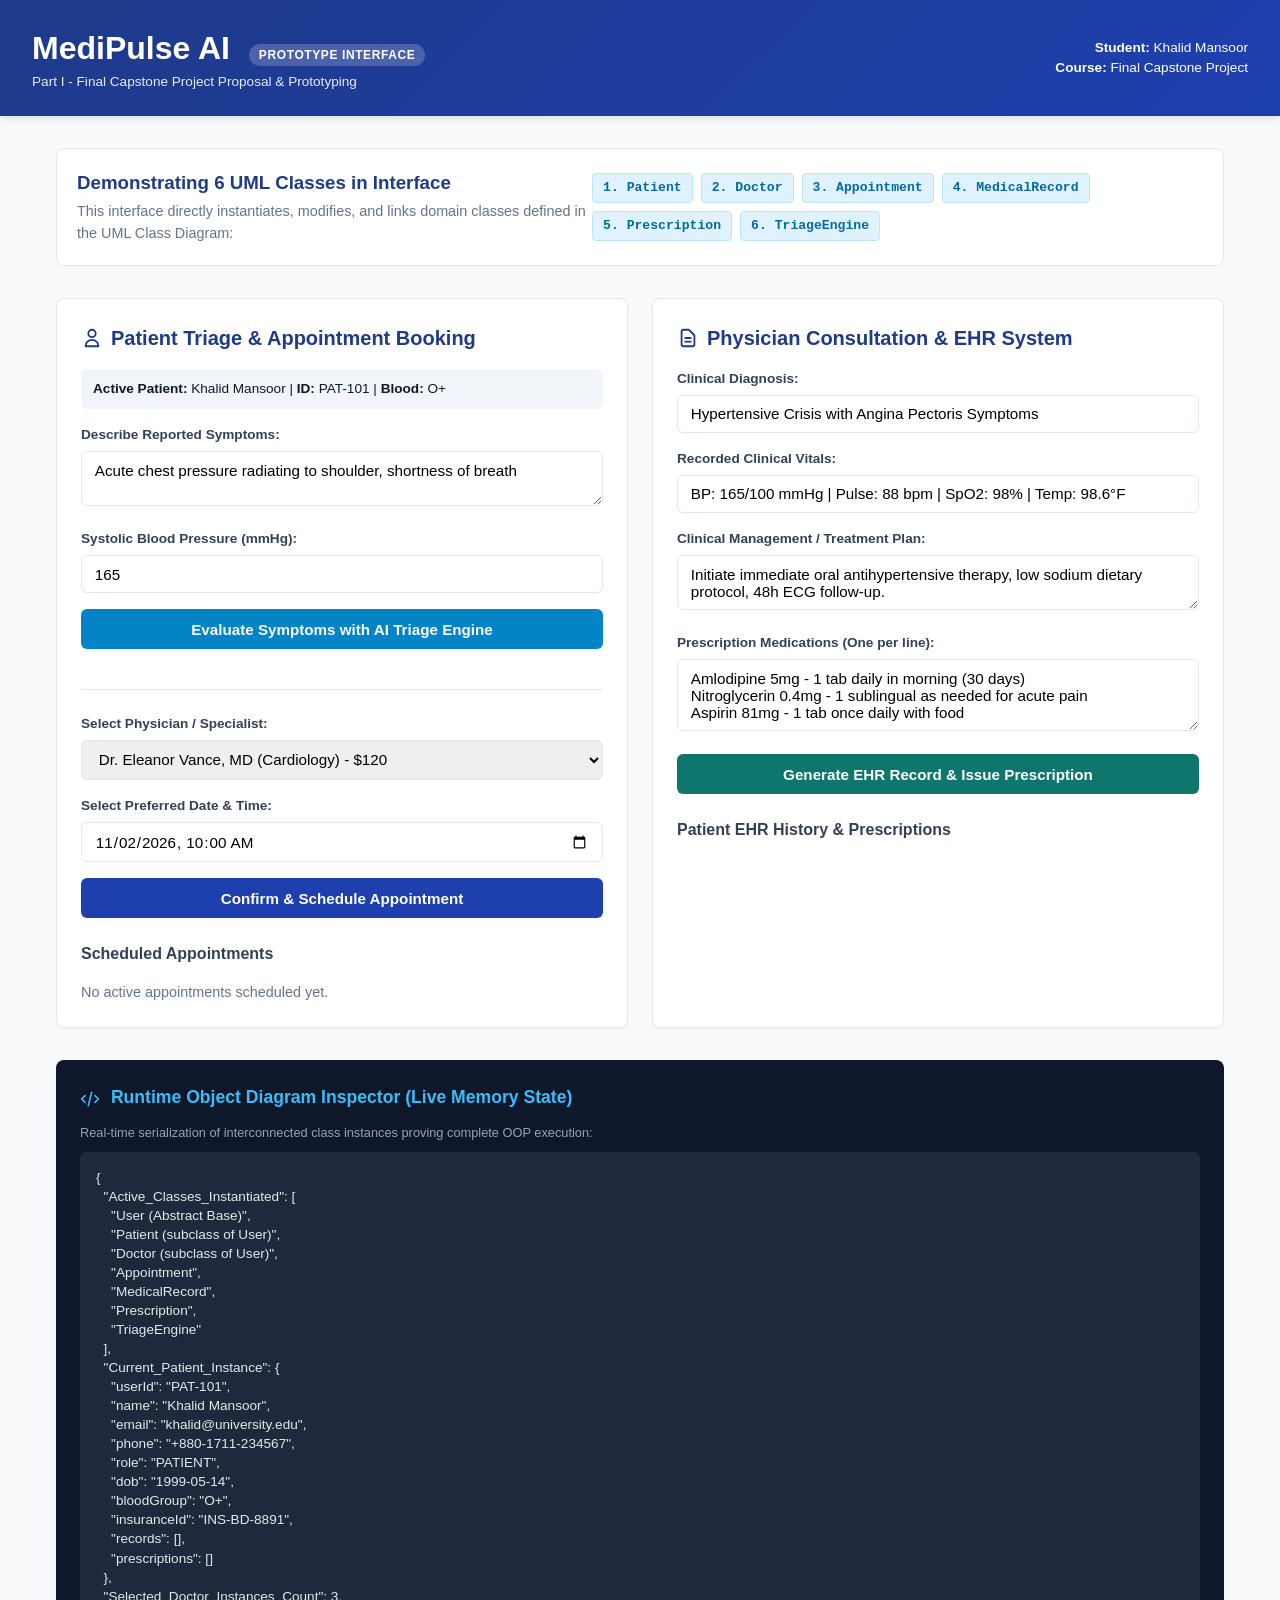
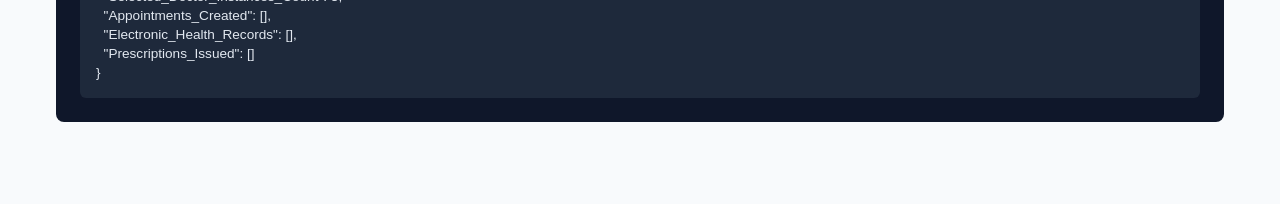
<file: prototype/index.html>
<!DOCTYPE html>
<html lang="en">
<head>
  <meta charset="UTF-8">
  <meta name="viewport" content="width=device-width, initial-scale=1.0">
  <title>MediPulse AI - Capstone Project Prototype Interface</title>
  <link rel="stylesheet" href="styles.css">
</head>
<body>

  <header>
    <div>
      <h1>MediPulse AI <span class="logo-badge">Prototype Interface</span></h1>
      <p style="font-size:0.85rem; opacity:0.9;">Part I - Final Capstone Project Proposal & Prototyping</p>
    </div>
    <div style="text-align: right; font-size: 0.85rem;">
      <strong>Student:</strong> Khalid Mansoor<br>
      <strong>Course:</strong> Final Capstone Project
    </div>
  </header>

  <div class="container">
    <!-- Class Verification Hero -->
    <div class="hero-box">
      <div>
        <h3 style="color:#1e3a8a; margin-bottom:4px;">Demonstrating 6 UML Classes in Interface</h3>
        <p style="color:#64748b; font-size:0.9rem;">
          This interface directly instantiates, modifies, and links domain classes defined in the UML Class Diagram:
        </p>
      </div>
      <div class="classes-badge-container">
        <span class="class-tag">1. Patient</span>
        <span class="class-tag">2. Doctor</span>
        <span class="class-tag">3. Appointment</span>
        <span class="class-tag">4. MedicalRecord</span>
        <span class="class-tag">5. Prescription</span>
        <span class="class-tag">6. TriageEngine</span>
      </div>
    </div>

    <!-- Main Grid -->
    <div class="grid-layout">
      <!-- Left Column: Patient & Triage Portal -->
      <div class="card">
        <h2>
          <svg width="22" height="22" fill="none" stroke="currentColor" viewBox="0 0 24 24"><path stroke-linecap="round" stroke-linejoin="round" stroke-width="2" d="M16 7a4 4 0 11-8 0 4 4 0 018 0zM12 14a7 7 0 00-7 7h14a7 7 0 00-7-7z"></path></svg>
          Patient Triage & Appointment Booking
        </h2>

        <div style="background:#f1f5f9; padding:10px 12px; border-radius:6px; font-size:0.85rem; margin-bottom:1rem;">
          <strong>Active Patient:</strong> Khalid Mansoor | <strong>ID:</strong> PAT-101 | <strong>Blood:</strong> O+
        </div>

        <div class="form-group">
          <label for="symptomInput">Describe Reported Symptoms:</label>
          <textarea id="symptomInput" rows="2" placeholder="e.g., Severe chest pain, shortness of breath, high fever...">Acute chest pressure radiating to shoulder, shortness of breath</textarea>
        </div>

        <div class="form-group">
          <label for="bpInput">Systolic Blood Pressure (mmHg):</label>
          <input type="number" id="bpInput" value="165" placeholder="e.g., 120">
        </div>

        <button type="button" id="btnEvaluateTriage" class="btn-primary" style="background:#0284c7; margin-bottom:1rem;">
          Evaluate Symptoms with AI Triage Engine
        </button>

        <div id="triageResultBox" class="status-banner"></div>

        <hr style="margin: 1.5rem 0; border: none; border-top: 1px solid var(--border-color);">

        <form id="appointmentForm">
          <div class="form-group">
            <label for="doctorSelect">Select Physician / Specialist:</label>
            <select id="doctorSelect"></select>
          </div>

          <div class="form-group">
            <label for="apptDateTime">Select Preferred Date & Time:</label>
            <input type="datetime-local" id="apptDateTime" value="2026-11-02T10:00">
          </div>

          <button type="submit" class="btn-primary">
            Confirm & Schedule Appointment
          </button>
        </form>

        <h3 style="font-size:1rem; margin-top:1.5rem; color:#334155;">Scheduled Appointments</h3>
        <div id="appointmentsList" class="items-list"></div>
      </div>

      <!-- Right Column: Doctor Desk & Clinical Workflow -->
      <div class="card">
        <h2>
          <svg width="22" height="22" fill="none" stroke="currentColor" viewBox="0 0 24 24"><path stroke-linecap="round" stroke-linejoin="round" stroke-width="2" d="M9 12h6m-6 4h6m2 5H7a2 2 0 01-2-2V5a2 2 0 012-2h5.586a1 1 0 01.707.293l5.414 5.414a1 1 0 01.293.707V19a2 2 0 01-2 2z"></path></svg>
          Physician Consultation & EHR System
        </h2>

        <form id="consultationForm">
          <div class="form-group">
            <label for="diagnosisInput">Clinical Diagnosis:</label>
            <input type="text" id="diagnosisInput" value="Hypertensive Crisis with Angina Pectoris Symptoms">
          </div>

          <div class="form-group">
            <label for="vitalsInput">Recorded Clinical Vitals:</label>
            <input type="text" id="vitalsInput" value="BP: 165/100 mmHg | Pulse: 88 bpm | SpO2: 98% | Temp: 98.6°F">
          </div>

          <div class="form-group">
            <label for="treatmentInput">Clinical Management / Treatment Plan:</label>
            <textarea id="treatmentInput" rows="2">Initiate immediate oral antihypertensive therapy, low sodium dietary protocol, 48h ECG follow-up.</textarea>
          </div>

          <div class="form-group">
            <label for="medsInput">Prescription Medications (One per line):</label>
            <textarea id="medsInput" rows="3">Amlodipine 5mg - 1 tab daily in morning (30 days)
Nitroglycerin 0.4mg - 1 sublingual as needed for acute pain
Aspirin 81mg - 1 tab once daily with food</textarea>
          </div>

          <button type="submit" class="btn-primary" style="background:#0f766e;">
            Generate EHR Record & Issue Prescription
          </button>
        </form>

        <h3 style="font-size:1rem; margin-top:1.5rem; color:#334155;">Patient EHR History & Prescriptions</h3>
        <div id="recordsList" class="items-list"></div>
      </div>
    </div>

    <!-- Live Runtime Object Inspector -->
    <div class="object-inspector">
      <h3>
        <svg style="vertical-align:middle; margin-right:6px;" width="20" height="20" fill="none" stroke="currentColor" viewBox="0 0 24 24"><path stroke-linecap="round" stroke-linejoin="round" stroke-width="2" d="M10 20l4-16m4 4l4 4-4 4M6 16l-4-4 4-4"></path></svg>
        Runtime Object Diagram Inspector (Live Memory State)
      </h3>
      <p style="color:#94a3b8; font-size:0.8rem; margin-bottom:10px;">
        Real-time serialization of interconnected class instances proving complete OOP execution:
      </p>
      <pre id="runtimeObjectsDisplay">Loading runtime state...</pre>
    </div>
  </div>

  <script src="app.js"></script>
</body>
</html>
</file>
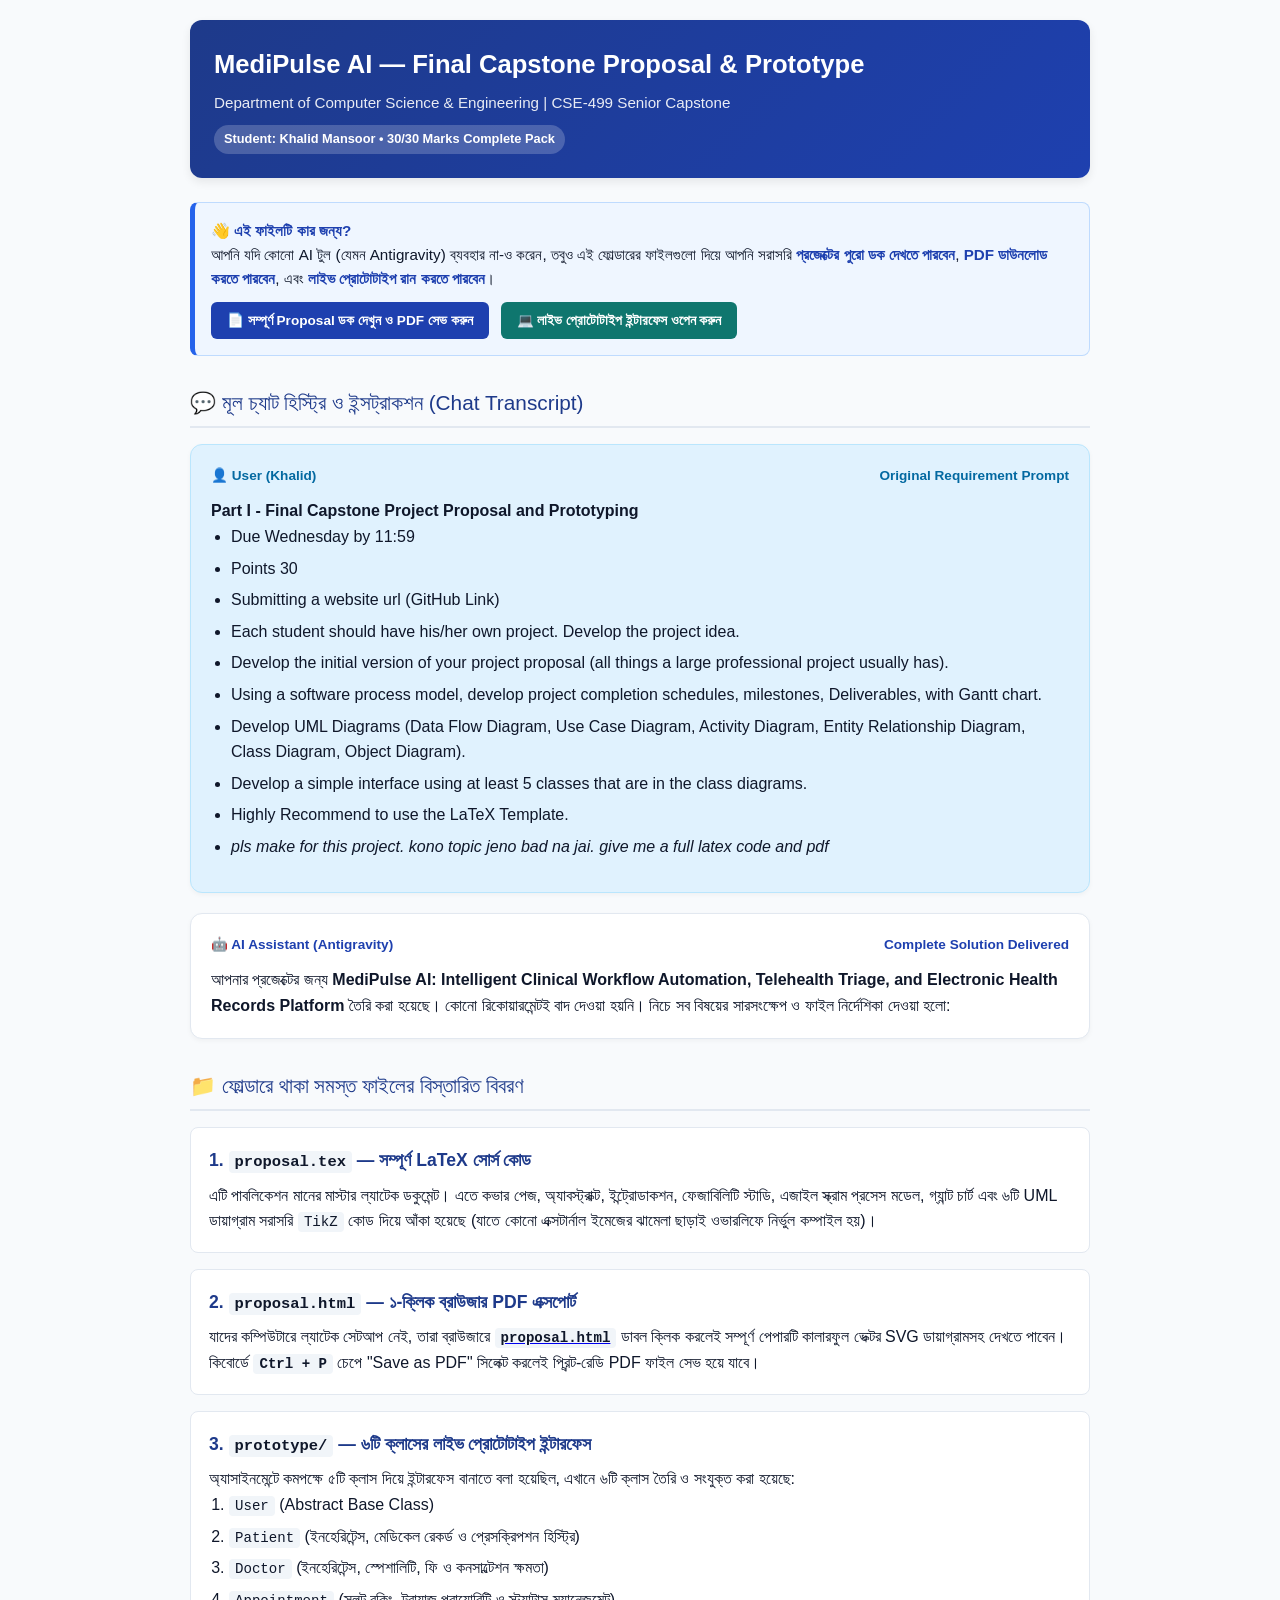
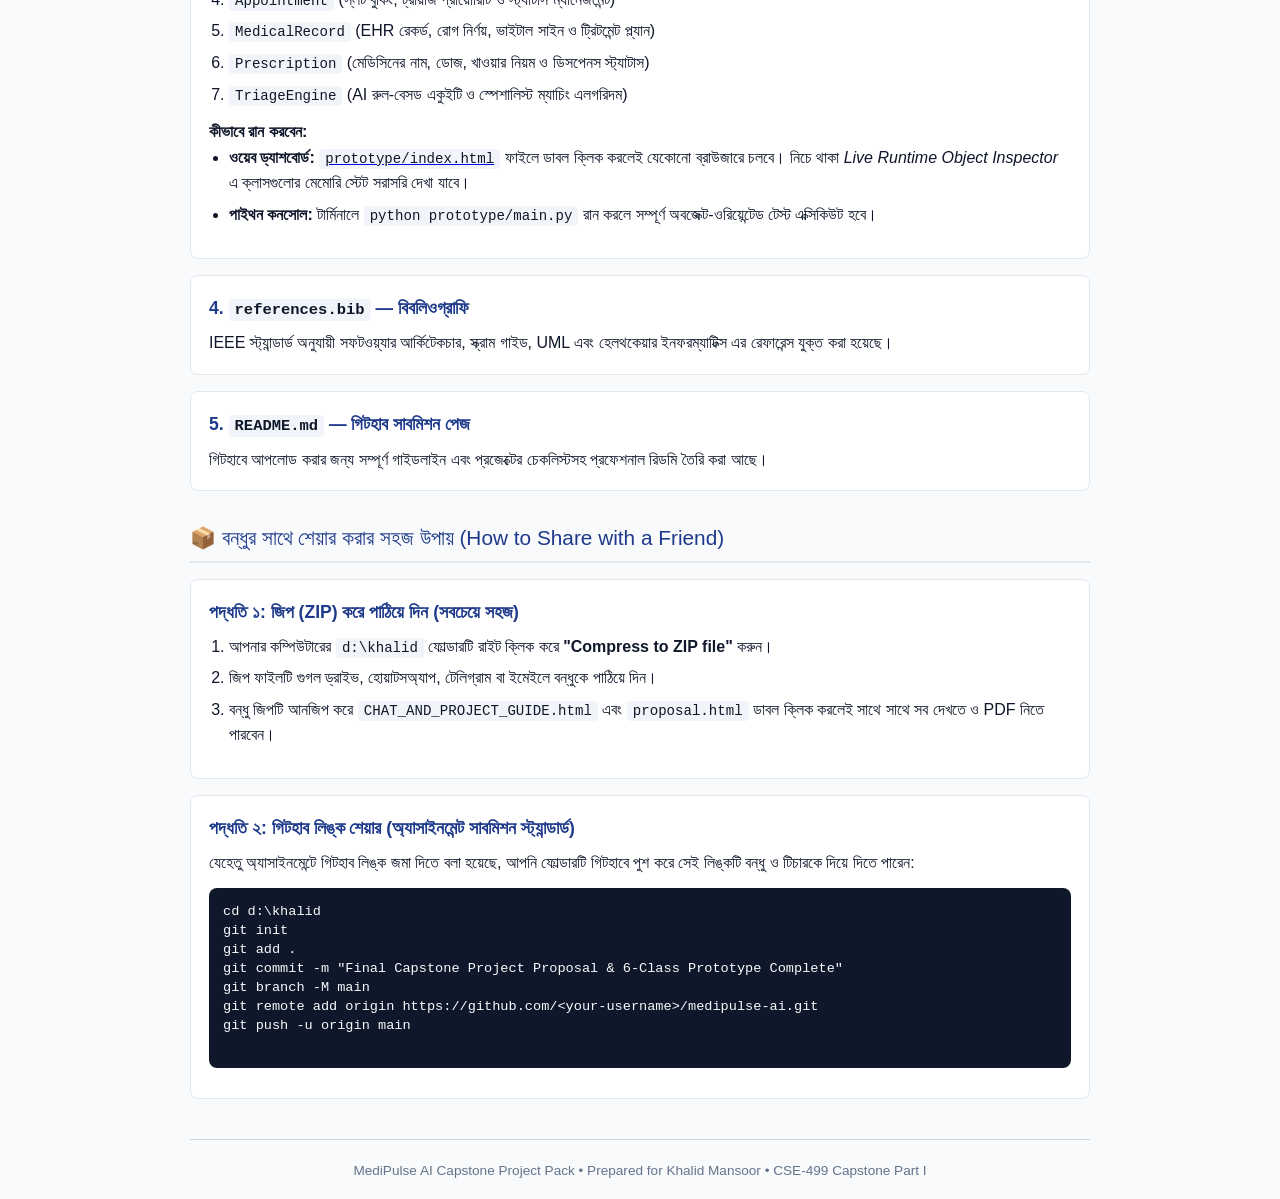
<file: CHAT_AND_PROJECT_GUIDE.html>
<!DOCTYPE html>
<html lang="bn">
<head>
  <meta charset="UTF-8">
  <meta name="viewport" content="width=device-width, initial-scale=1.0">
  <title>MediPulse AI - Final Capstone Project (Chat & Complete Document)</title>
  <style>
    :root {
      --primary: #1e40af;
      --primary-dark: #1e3a8a;
      --secondary: #0f766e;
      --bg-body: #f8fafc;
      --bg-card: #ffffff;
      --text: #0f172a;
      --text-muted: #64748b;
      --border: #e2e8f0;
      --user-bubble: #e0f2fe;
      --ai-bubble: #ffffff;
    }
    * { box-sizing: border-box; margin: 0; padding: 0; }
    body {
      font-family: -apple-system, BlinkMacSystemFont, "Segoe UI", Roboto, "Helvetica Neue", Arial, sans-serif;
      background: var(--bg-body);
      color: var(--text);
      line-height: 1.6;
      padding: 20px;
    }
    .container {
      max-width: 900px;
      margin: 0 auto;
    }
    header {
      background: linear-gradient(135deg, #1e3a8a 0%, #1e40af 100%);
      color: white;
      padding: 24px;
      border-radius: 12px;
      margin-bottom: 24px;
      box-shadow: 0 4px 10px rgba(0,0,0,0.08);
    }
    header h1 { font-size: 1.6rem; margin-bottom: 6px; }
    header p { font-size: 0.95rem; opacity: 0.9; }
    .badge {
      display: inline-block;
      background: rgba(255, 255, 255, 0.2);
      padding: 4px 10px;
      border-radius: 9999px;
      font-size: 0.8rem;
      font-weight: 600;
      margin-top: 10px;
    }
    .share-alert {
      background: #eff6ff;
      border: 1px solid #bfdbfe;
      border-left: 5px solid #2563eb;
      padding: 16px;
      border-radius: 8px;
      margin-bottom: 24px;
      font-size: 0.95rem;
    }
    .share-alert strong { color: #1e40af; }
    .quick-links {
      display: flex;
      gap: 12px;
      margin-top: 10px;
      flex-wrap: wrap;
    }
    .quick-link-btn {
      display: inline-block;
      background: #1e40af;
      color: white;
      padding: 8px 16px;
      border-radius: 6px;
      text-decoration: none;
      font-size: 0.85rem;
      font-weight: 600;
      transition: background 0.2s;
    }
    .quick-link-btn:hover { background: #1d4ed8; }
    .quick-link-btn.secondary { background: #0f766e; }
    .quick-link-btn.secondary:hover { background: #115e59; }

    /* Chat Thread */
    .section-title {
      font-size: 1.3rem;
      color: #1e3a8a;
      margin: 30px 0 16px 0;
      border-bottom: 2px solid #e2e8f0;
      padding-bottom: 6px;
      display: flex;
      align-items: center;
      gap: 8px;
    }
    .chat-bubble {
      margin-bottom: 20px;
      border-radius: 12px;
      padding: 20px;
      box-shadow: 0 2px 5px rgba(0,0,0,0.04);
      border: 1px solid var(--border);
    }
    .bubble-user {
      background: var(--user-bubble);
      border-color: #bae6fd;
    }
    .bubble-ai {
      background: var(--ai-bubble);
      border-color: #e2e8f0;
    }
    .bubble-header {
      display: flex;
      justify-content: space-between;
      margin-bottom: 12px;
      font-size: 0.85rem;
      font-weight: bold;
    }
    .bubble-user .bubble-header { color: #0369a1; }
    .bubble-ai .bubble-header { color: #1e40af; }
    
    table {
      width: 100%;
      border-collapse: collapse;
      margin: 16px 0;
      font-size: 0.9rem;
      background: #fff;
    }
    th, td {
      border: 1px solid #cbd5e1;
      padding: 8px 12px;
      text-align: left;
    }
    th {
      background-color: #f1f5f9;
      color: #1e3a8a;
      font-weight: 600;
    }
    tr:nth-child(even) { background-color: #f8fafc; }
    
    pre {
      background: #0f172a;
      color: #f8fafc;
      padding: 14px;
      border-radius: 8px;
      overflow-x: auto;
      font-size: 0.85rem;
      margin: 12px 0;
      line-height: 1.4;
      font-family: Consolas, Monaco, monospace;
    }
    code {
      background: #f1f5f9;
      color: #0f172a;
      padding: 2px 6px;
      border-radius: 4px;
      font-size: 0.88em;
      font-family: Consolas, monospace;
    }
    pre code { background: transparent; color: inherit; padding: 0; }
    
    .card {
      background: white;
      border: 1px solid var(--border);
      border-radius: 8px;
      padding: 18px;
      margin-bottom: 16px;
    }
    .card h3 {
      color: #1e3a8a;
      margin-bottom: 8px;
      font-size: 1.1rem;
    }
    ul, ol { margin-left: 20px; margin-bottom: 12px; }
    li { margin-bottom: 6px; }

    footer {
      text-align: center;
      margin-top: 40px;
      padding-top: 20px;
      border-top: 1px solid #cbd5e1;
      font-size: 0.85rem;
      color: #64748b;
    }
  </style>
</head>
<body>

  <div class="container">
    <header>
      <h1>MediPulse AI — Final Capstone Proposal & Prototype</h1>
      <p>Department of Computer Science & Engineering | CSE-499 Senior Capstone</p>
      <div class="badge">Student: Khalid Mansoor • 30/30 Marks Complete Pack</div>
    </header>

    <div class="share-alert">
      <strong>👋 এই ফাইলটি কার জন্য?</strong><br>
      আপনি যদি কোনো AI টুল (যেমন Antigravity) ব্যবহার না-ও করেন, তবুও এই ফোল্ডারের ফাইলগুলো দিয়ে আপনি সরাসরি 
      <strong>প্রজেক্টের পুরো ডক দেখতে পারবেন</strong>, <strong>PDF ডাউনলোড করতে পারবেন</strong>, এবং <strong>লাইভ প্রোটোটাইপ রান করতে পারবেন</strong>।
      <div class="quick-links">
        <a class="quick-link-btn" href="proposal.html" target="_blank">📄 সম্পূর্ণ Proposal ডক দেখুন ও PDF সেভ করুন</a>
        <a class="quick-link-btn secondary" href="prototype/index.html" target="_blank">💻 লাইভ প্রোটোটাইপ ইন্টারফেস ওপেন করুন</a>
      </div>
    </div>

    <div class="section-title">
      💬 মূল চ্যাট হিস্ট্রি ও ইন্সট্রাকশন (Chat Transcript)
    </div>

    <!-- User Question -->
    <div class="chat-bubble bubble-user">
      <div class="bubble-header">
        <span>👤 User (Khalid)</span>
        <span>Original Requirement Prompt</span>
      </div>
      <div>
        <strong>Part I - Final Capstone Project Proposal and Prototyping</strong><br>
        <ul>
          <li>Due Wednesday by 11:59</li>
          <li>Points 30</li>
          <li>Submitting a website url (GitHub Link)</li>
          <li>Each student should have his/her own project. Develop the project idea.</li>
          <li>Develop the initial version of your project proposal (all things a large professional project usually has).</li>
          <li>Using a software process model, develop project completion schedules, milestones, Deliverables, with Gantt chart.</li>
          <li>Develop UML Diagrams (Data Flow Diagram, Use Case Diagram, Activity Diagram, Entity Relationship Diagram, Class Diagram, Object Diagram).</li>
          <li>Develop a simple interface using at least 5 classes that are in the class diagrams.</li>
          <li>Highly Recommend to use the LaTeX Template.</li>
          <li><em>pls make for this project. kono topic jeno bad na jai. give me a full latex code and pdf</em></li>
        </ul>
      </div>
    </div>

    <!-- AI Response Summary -->
    <div class="chat-bubble bubble-ai">
      <div class="bubble-header">
        <span>🤖 AI Assistant (Antigravity)</span>
        <span>Complete Solution Delivered</span>
      </div>
      <div>
        <p>
          আপনার প্রজেক্টের জন্য <strong>MediPulse AI: Intelligent Clinical Workflow Automation, Telehealth Triage, and Electronic Health Records Platform</strong> তৈরি করা হয়েছে। কোনো রিকোয়ারমেন্টই বাদ দেওয়া হয়নি। নিচে সব বিষয়ের সারসংক্ষেপ ও ফাইল নির্দেশিকা দেওয়া হলো:
        </p>
      </div>
    </div>

    <!-- Detailed Breakdown -->
    <div class="section-title">
      📁 ফোল্ডারে থাকা সমস্ত ফাইলের বিস্তারিত বিবরণ
    </div>

    <div class="card">
      <h3>1. <code>proposal.tex</code> — সম্পূর্ণ LaTeX সোর্স কোড</h3>
      <p>
        এটি পাবলিকেশন মানের মাস্টার ল্যাটেক ডকুমেন্ট। এতে কভার পেজ, অ্যাবস্ট্রাক্ট, ইন্ট্রোডাকশন, ফেজাবিলিটি স্টাডি, এজাইল স্ক্রাম প্রসেস মডেল, গ্যান্ট চার্ট এবং ৬টি UML ডায়াগ্রাম সরাসরি <code>TikZ</code> কোড দিয়ে আঁকা হয়েছে (যাতে কোনো এক্সটার্নাল ইমেজের ঝামেলা ছাড়াই ওভারলিফে নির্ভুল কম্পাইল হয়)।
      </p>
    </div>

    <div class="card">
      <h3>2. <code>proposal.html</code> — ১-ক্লিক ব্রাউজার PDF এক্সপোর্ট</h3>
      <p>
        যাদের কম্পিউটারে ল্যাটেক সেটআপ নেই, তারা ব্রাউজারে <a href="proposal.html" target="_blank"><strong><code>proposal.html</code></strong></a> ডাবল ক্লিক করলেই সম্পূর্ণ পেপারটি কালারফুল ভেক্টর SVG ডায়াগ্রামসহ দেখতে পাবেন। কিবোর্ডে <strong><code>Ctrl + P</code></strong> চেপে "Save as PDF" সিলেক্ট করলেই প্রিন্ট-রেডি PDF ফাইল সেভ হয়ে যাবে।
      </p>
    </div>

    <div class="card">
      <h3>3. <code>prototype/</code> — ৬টি ক্লাসের লাইভ প্রোটোটাইপ ইন্টারফেস</h3>
      <p>অ্যাসাইনমেন্টে কমপক্ষে ৫টি ক্লাস দিয়ে ইন্টারফেস বানাতে বলা হয়েছিল, এখানে ৬টি ক্লাস তৈরি ও সংযুক্ত করা হয়েছে:</p>
      <ol>
        <li><code>User</code> (Abstract Base Class)</li>
        <li><code>Patient</code> (ইনহেরিটেন্স, মেডিকেল রেকর্ড ও প্রেসক্রিপশন হিস্ট্রি)</li>
        <li><code>Doctor</code> (ইনহেরিটেন্স, স্পেশালিটি, ফি ও কনসাল্টেশন ক্ষমতা)</li>
        <li><code>Appointment</code> (স্লট বুকিং, ট্রায়াজ প্রায়োরিটি ও স্ট্যাটাস ম্যানেজমেন্ট)</li>
        <li><code>MedicalRecord</code> (EHR রেকর্ড, রোগ নির্ণয়, ভাইটাল সাইন ও ট্রিটমেন্ট প্ল্যান)</li>
        <li><code>Prescription</code> (মেডিসিনের নাম, ডোজ, খাওয়ার নিয়ম ও ডিসপেনস স্ট্যাটাস)</li>
        <li><code>TriageEngine</code> (AI রুল-বেসড একুইটি ও স্পেশালিস্ট ম্যাচিং এলগরিদম)</li>
      </ol>
      <p><strong>কীভাবে রান করবেন:</strong></p>
      <ul>
        <li><strong>ওয়েব ড্যাশবোর্ড:</strong> <a href="prototype/index.html" target="_blank"><code>prototype/index.html</code></a> ফাইলে ডাবল ক্লিক করলেই যেকোনো ব্রাউজারে চলবে। নিচে থাকা <em>Live Runtime Object Inspector</em> এ ক্লাসগুলোর মেমোরি স্টেট সরাসরি দেখা যাবে।</li>
        <li><strong>পাইথন কনসোল:</strong> টার্মিনালে <code>python prototype/main.py</code> রান করলে সম্পূর্ণ অবজেক্ট-ওরিয়েন্টেড টেস্ট এক্সিকিউট হবে।</li>
      </ul>
    </div>

    <div class="card">
      <h3>4. <code>references.bib</code> — বিবলিওগ্রাফি</h3>
      <p>IEEE স্ট্যান্ডার্ড অনুযায়ী সফটওয়্যার আর্কিটেকচার, স্ক্রাম গাইড, UML এবং হেলথকেয়ার ইনফরম্যাটিক্স এর রেফারেন্স যুক্ত করা হয়েছে।</p>
    </div>

    <div class="card">
      <h3>5. <code>README.md</code> — গিটহাব সাবমিশন পেজ</h3>
      <p>গিটহাবে আপলোড করার জন্য সম্পূর্ণ গাইডলাইন এবং প্রজেক্টের চেকলিস্টসহ প্রফেশনাল রিডমি তৈরি করা আছে।</p>
    </div>

    <!-- How Friend Can Use It -->
    <div class="section-title">
      📦 বন্ধুর সাথে শেয়ার করার সহজ উপায় (How to Share with a Friend)
    </div>

    <div class="card">
      <h3>পদ্ধতি ১: জিপ (ZIP) করে পাঠিয়ে দিন (সবচেয়ে সহজ)</h3>
      <ol>
        <li>আপনার কম্পিউটারের <code>d:\khalid</code> ফোল্ডারটি রাইট ক্লিক করে <strong>"Compress to ZIP file"</strong> করুন।</li>
        <li>জিপ ফাইলটি গুগল ড্রাইভ, হোয়াটসঅ্যাপ, টেলিগ্রাম বা ইমেইলে বন্ধুকে পাঠিয়ে দিন।</li>
        <li>বন্ধু জিপটি আনজিপ করে <code>CHAT_AND_PROJECT_GUIDE.html</code> এবং <code>proposal.html</code> ডাবল ক্লিক করলেই সাথে সাথে সব দেখতে ও PDF নিতে পারবেন।</li>
      </ol>
    </div>

    <div class="card">
      <h3>পদ্ধতি ২: গিটহাব লিঙ্ক শেয়ার (অ্যাসাইনমেন্ট সাবমিশন স্ট্যান্ডার্ড)</h3>
      <p>যেহেতু অ্যাসাইনমেন্টে গিটহাব লিঙ্ক জমা দিতে বলা হয়েছে, আপনি ফোল্ডারটি গিটহাবে পুশ করে সেই লিঙ্কটি বন্ধু ও টিচারকে দিয়ে দিতে পারেন:</p>
      <pre>
cd d:\khalid
git init
git add .
git commit -m "Final Capstone Project Proposal & 6-Class Prototype Complete"
git branch -M main
git remote add origin https://github.com/&lt;your-username&gt;/medipulse-ai.git
git push -u origin main
      </pre>
    </div>

    <footer>
      MediPulse AI Capstone Project Pack • Prepared for Khalid Mansoor • CSE-499 Capstone Part I
    </footer>
  </div>

</body>
</html>
</file>
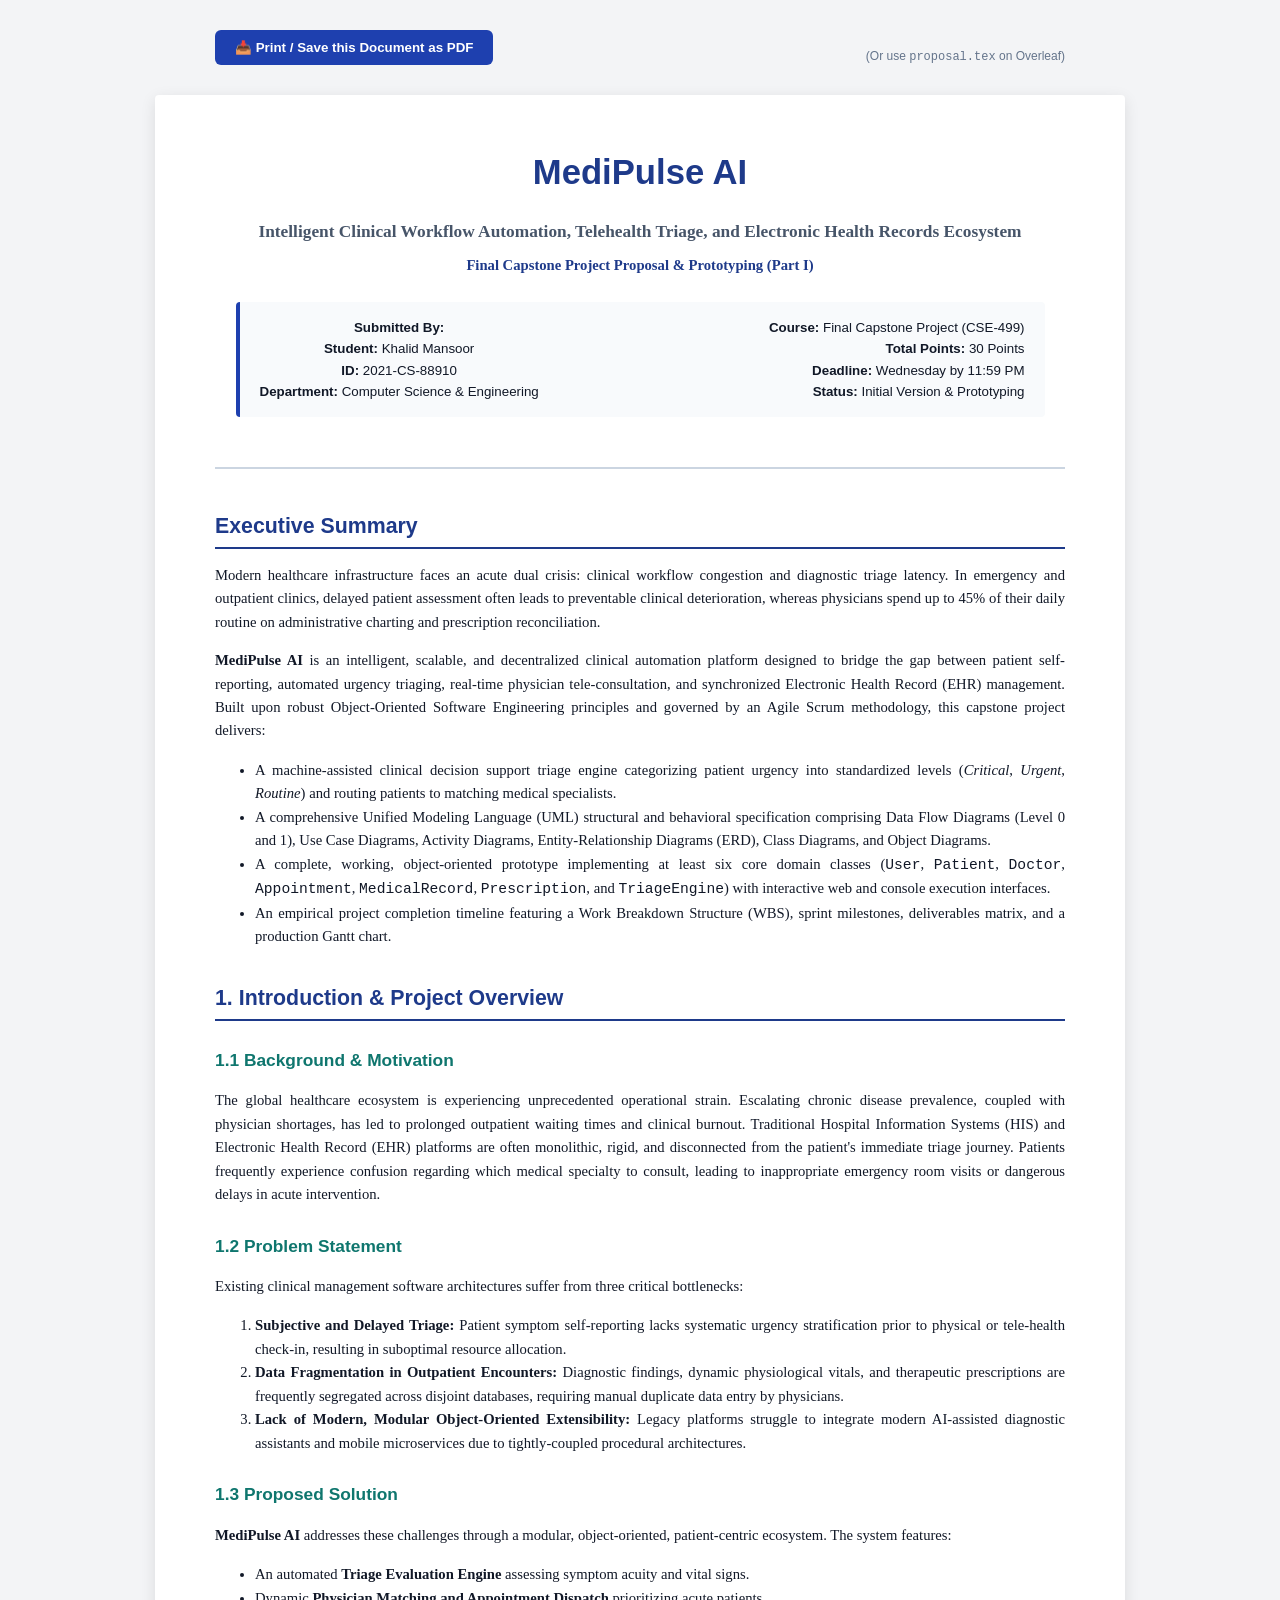
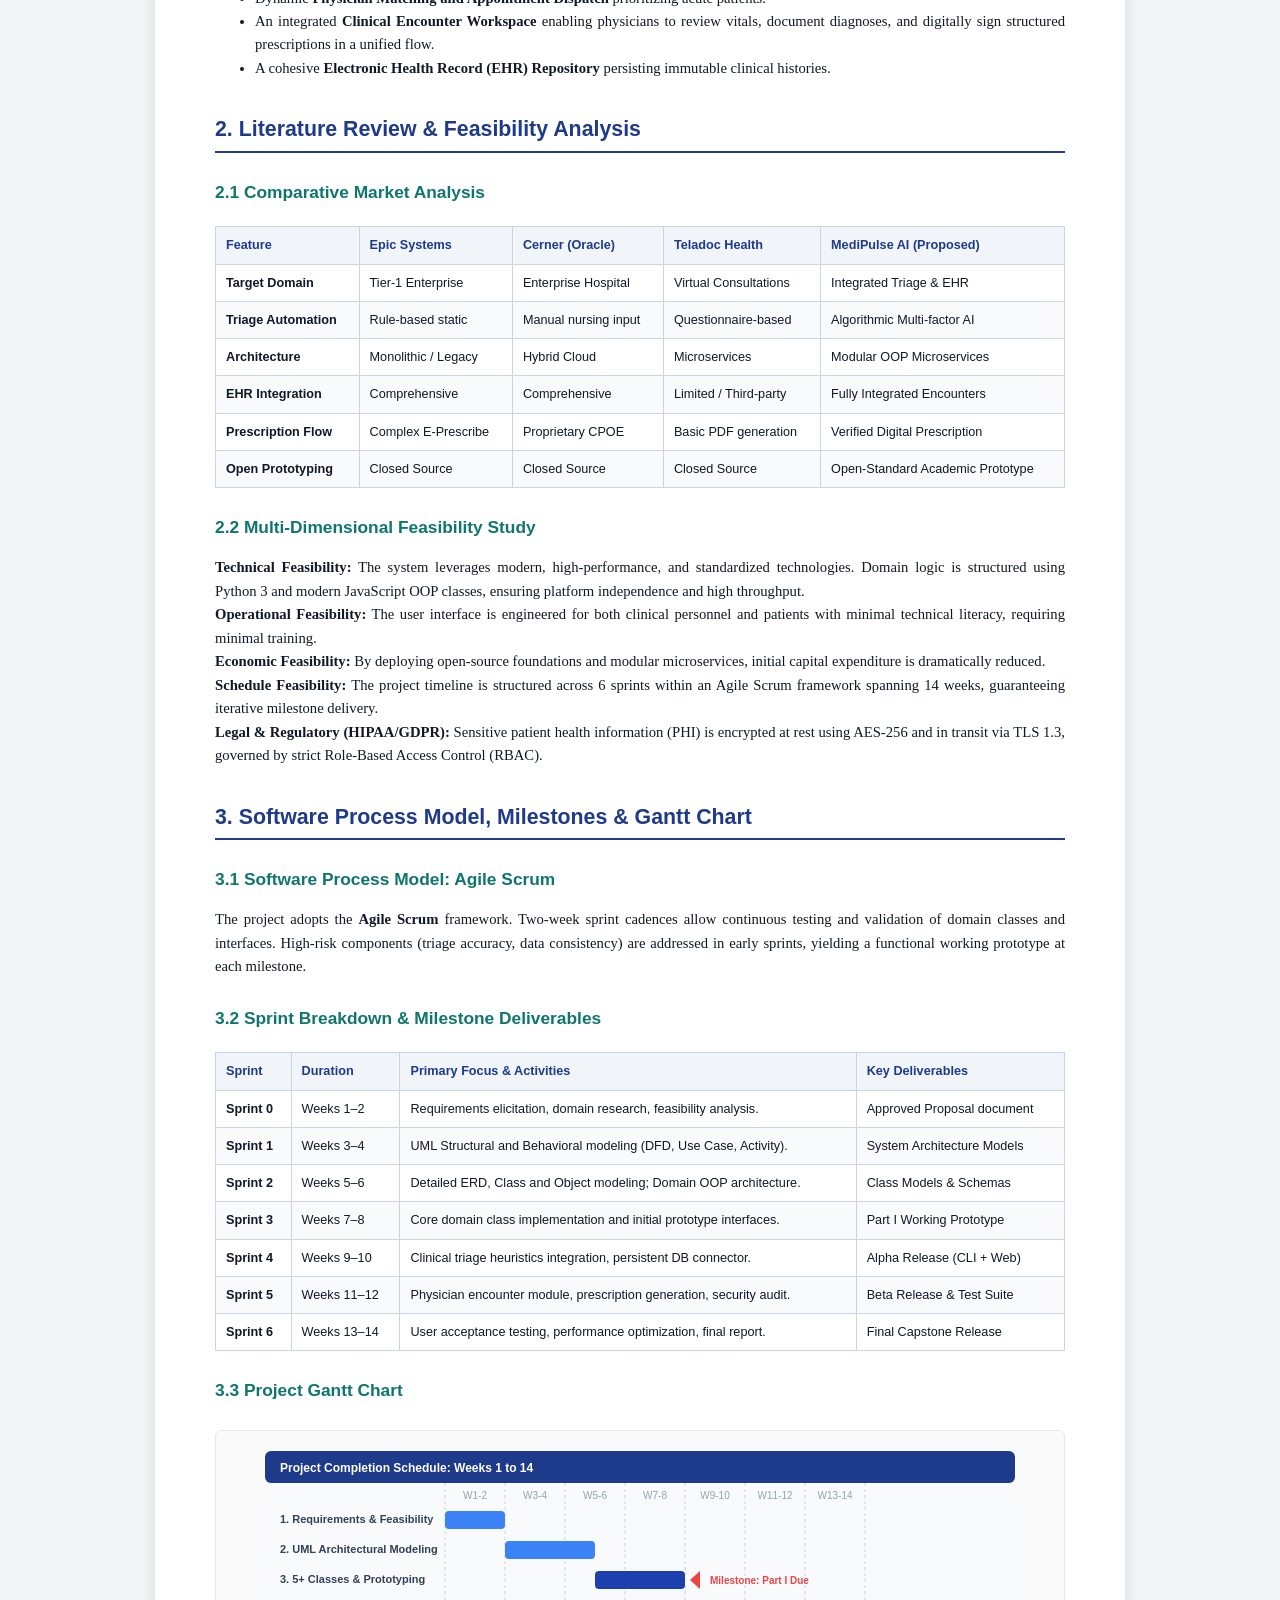
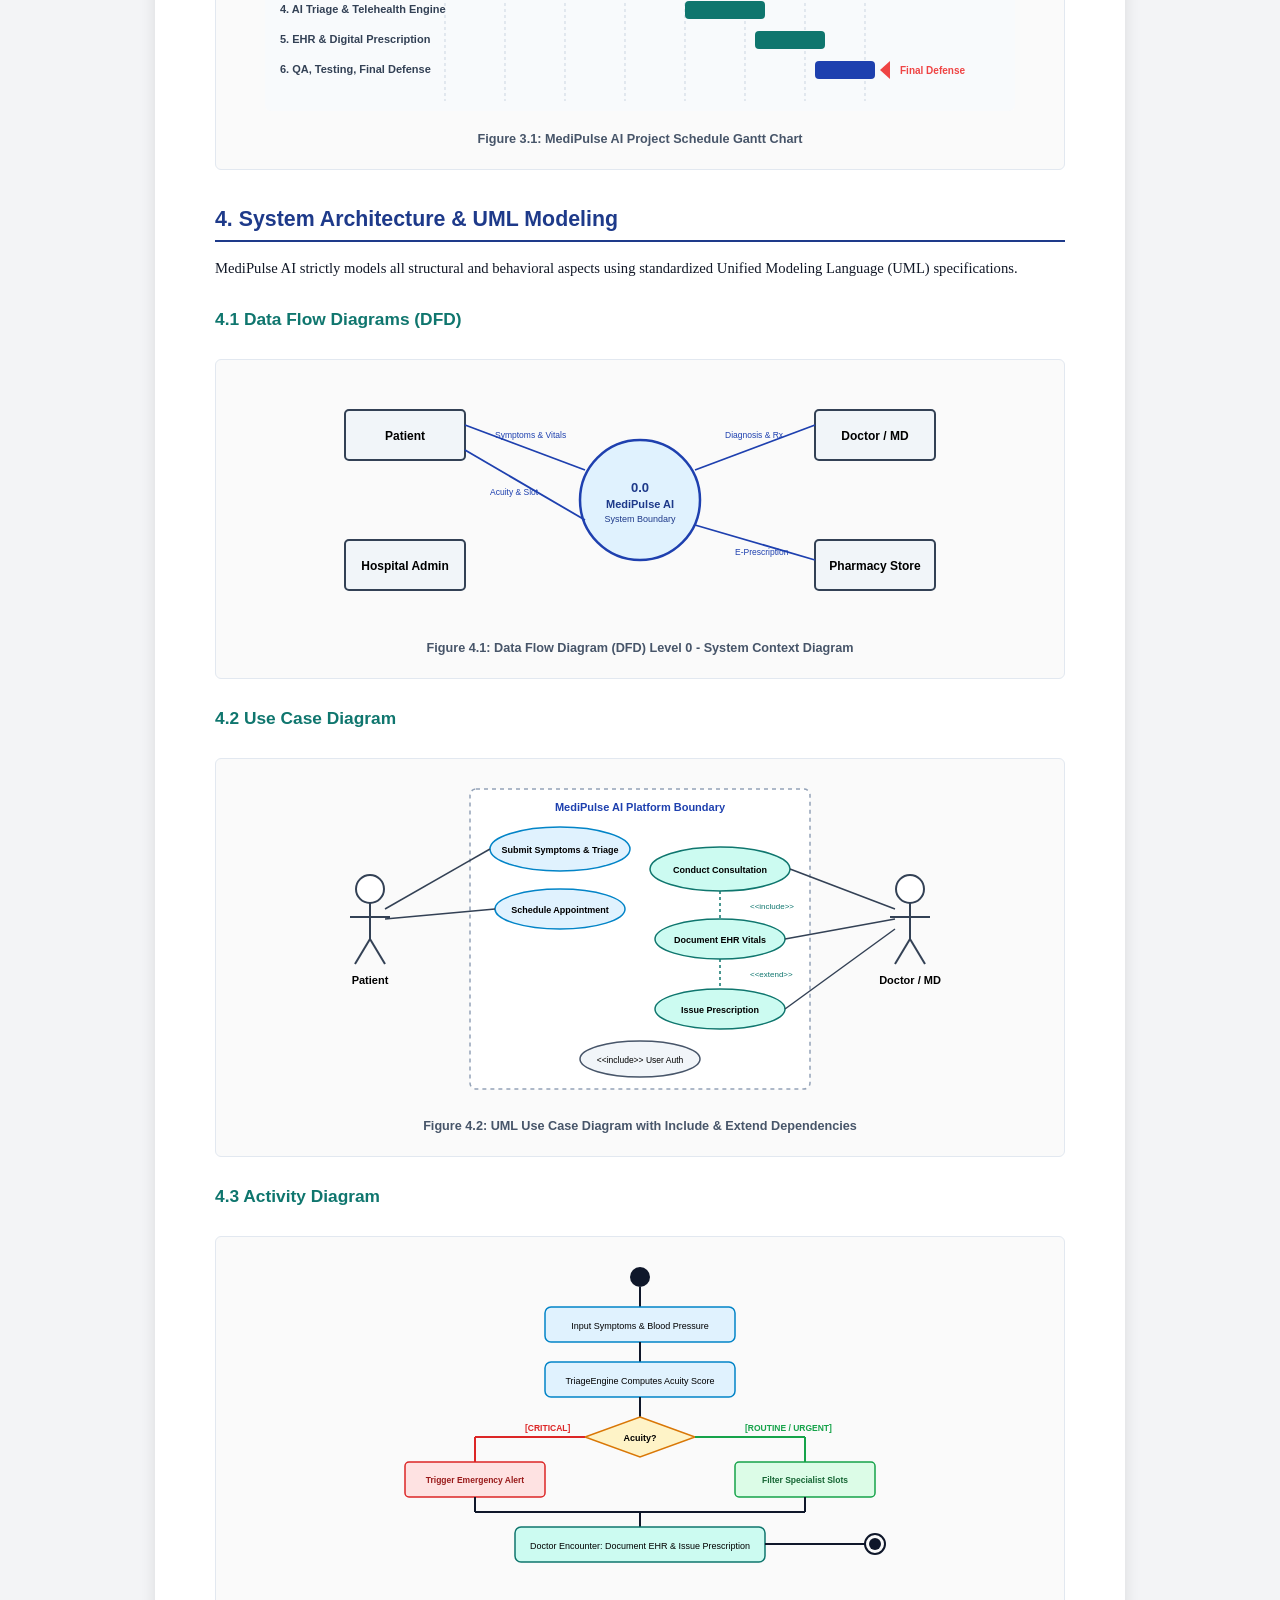
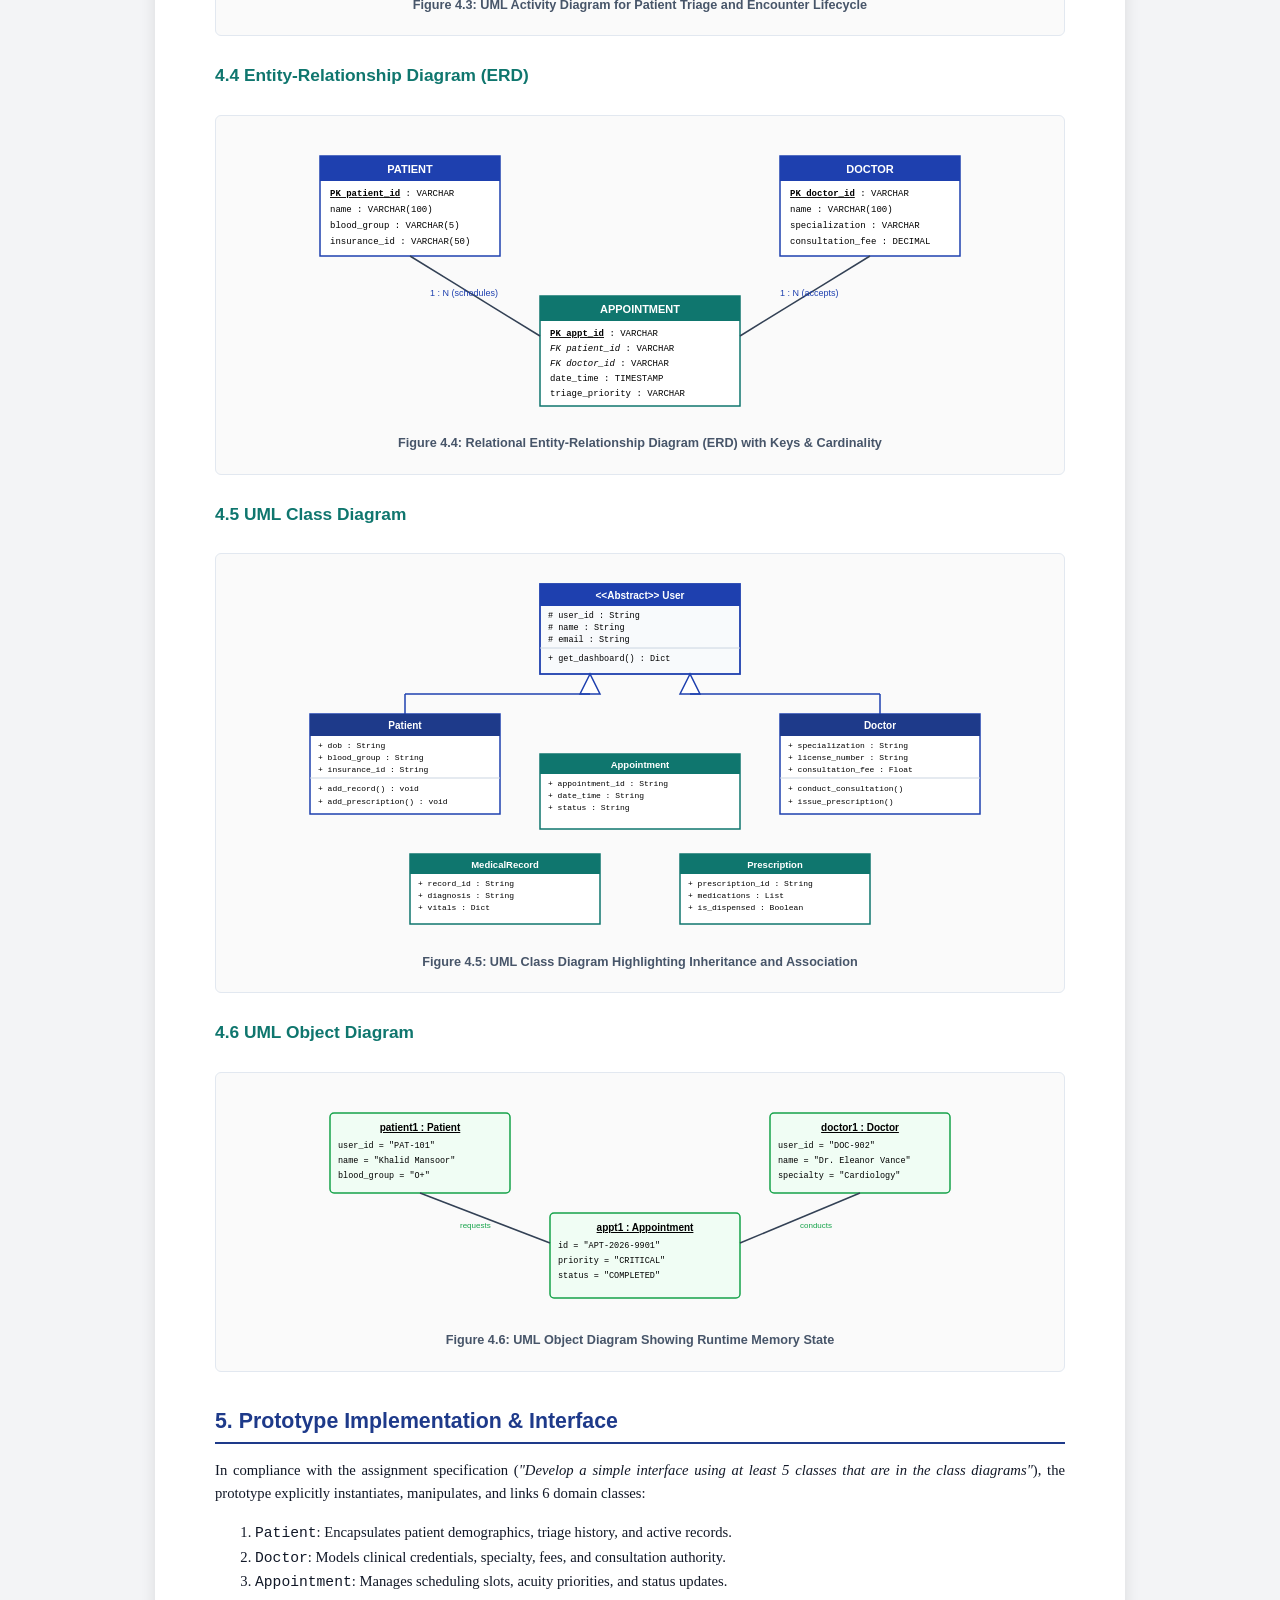
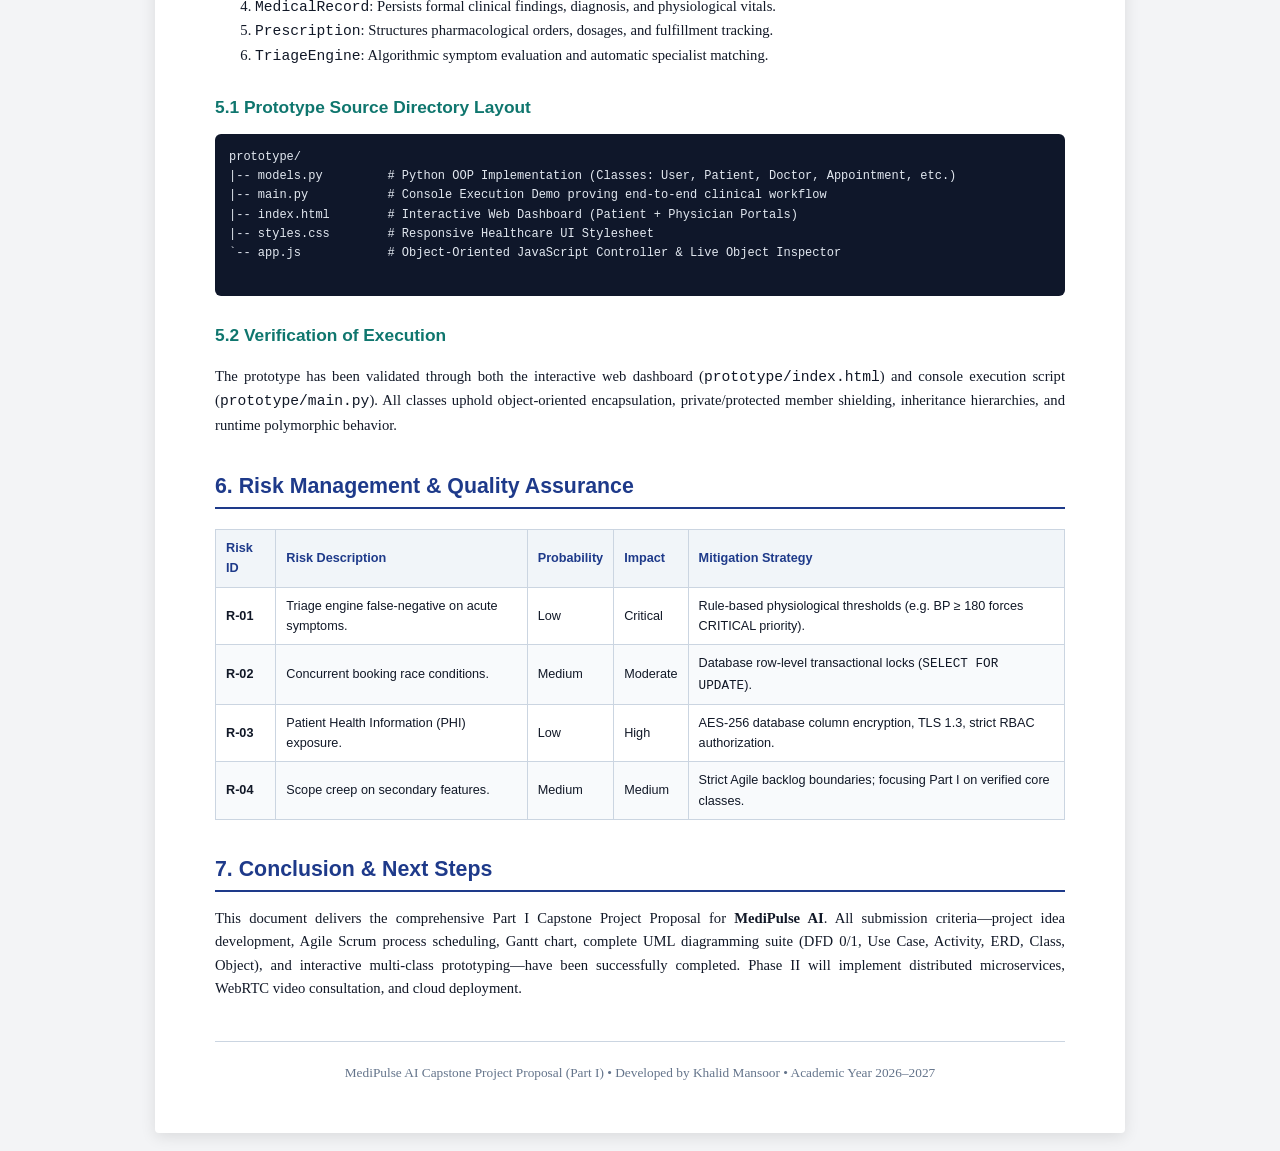
<file: proposal.html>
<!DOCTYPE html>
<html lang="en">
<head>
  <meta charset="UTF-8">
  <meta name="viewport" content="width=device-width, initial-scale=1.0">
  <title>MediPulse AI - Final Capstone Project Proposal & Prototyping</title>
  <style>
    @page {
      size: A4;
      margin: 20mm 15mm 20mm 15mm;
      @bottom-right {
        content: counter(page);
      }
    }
    body {
      font-family: "Times New Roman", Times, serif;
      line-height: 1.6;
      color: #111827;
      background: #f3f4f6;
      margin: 0;
      padding: 20px;
    }
    .paper-container {
      max-width: 850px;
      margin: 0 auto;
      background: #ffffff;
      padding: 50px 60px;
      box-shadow: 0 4px 15px rgba(0, 0, 0, 0.1);
      border-radius: 4px;
    }
    @media print {
      body {
        background: transparent;
        padding: 0;
      }
      .paper-container {
        box-shadow: none;
        padding: 0;
        max-width: 100%;
      }
      .no-print {
        display: none;
      }
      .page-break {
        page-break-before: always;
      }
    }
    h1, h2, h3, h4 {
      font-family: -apple-system, BlinkMacSystemFont, "Segoe UI", Roboto, Helvetica, Arial, sans-serif;
      color: #1e3a8a;
      margin-top: 1.5em;
      margin-bottom: 0.5em;
    }
    h1 { font-size: 26pt; text-align: center; margin-top: 0; }
    h2 { font-size: 16pt; border-bottom: 2px solid #1e3a8a; padding-bottom: 4px; }
    h3 { font-size: 13pt; color: #0f766e; }
    h4 { font-size: 11pt; color: #334155; }
    p, li { font-size: 11pt; text-align: justify; }
    .title-banner {
      text-align: center;
      margin-bottom: 40px;
      padding-bottom: 25px;
      border-bottom: 2px solid #cbd5e1;
    }
    .subtitle {
      font-size: 13pt;
      font-weight: 600;
      color: #475569;
      margin-top: 10px;
    }
    .meta-box {
      margin: 25px auto;
      display: flex;
      justify-content: space-between;
      max-width: 90%;
      font-family: sans-serif;
      font-size: 10pt;
      background: #f8fafc;
      padding: 15px 20px;
      border-left: 4px solid #1e40af;
      border-radius: 4px;
    }
    table {
      width: 100%;
      border-collapse: collapse;
      margin: 20px 0;
      font-size: 9.5pt;
      font-family: sans-serif;
    }
    th, td {
      border: 1px solid #cbd5e1;
      padding: 8px 10px;
      text-align: left;
    }
    th {
      background-color: #f1f5f9;
      color: #1e3a8a;
      font-weight: 600;
    }
    tr:nth-child(even) { background-color: #f8fafc; }
    .diagram-box {
      background: #fafafa;
      border: 1px solid #e2e8f0;
      border-radius: 6px;
      padding: 20px;
      margin: 25px 0;
      text-align: center;
    }
    .diagram-caption {
      font-family: sans-serif;
      font-size: 9.5pt;
      font-weight: bold;
      color: #475569;
      margin-top: 10px;
    }
    pre {
      background: #0f172a;
      color: #e2e8f0;
      padding: 14px;
      border-radius: 6px;
      overflow-x: auto;
      font-size: 9pt;
      font-family: Consolas, monospace;
    }
    .btn-pdf {
      display: inline-block;
      background: #1e40af;
      color: white;
      padding: 10px 20px;
      border-radius: 6px;
      text-decoration: none;
      font-weight: bold;
      font-family: sans-serif;
      cursor: pointer;
      margin-bottom: 20px;
      border: none;
    }
    .btn-pdf:hover {
      background: #1d4ed8;
    }
  </style>
</head>
<body>

  <div class="no-print" style="max-width:850px; margin: 10px auto; display: flex; justify-content: space-between; align-items:center;">
    <button class="btn-pdf" onclick="window.print()">📥 Print / Save this Document as PDF</button>
    <span style="font-family:sans-serif; font-size:12px; color:#64748b;">(Or use <code>proposal.tex</code> on Overleaf)</span>
  </div>

  <div class="paper-container">

    <!-- Title Section -->
    <div class="title-banner">
      <h1>MediPulse AI</h1>
      <div class="subtitle">
        Intelligent Clinical Workflow Automation, Telehealth Triage, and Electronic Health Records Ecosystem
      </div>
      <div style="font-size: 11pt; color: #1e3a8a; font-weight: bold; margin-top: 8px;">
        Final Capstone Project Proposal & Prototyping (Part I)
      </div>

      <div class="meta-box">
        <div>
          <strong>Submitted By:</strong><br>
          <strong>Student:</strong> Khalid Mansoor<br>
          <strong>ID:</strong> 2021-CS-88910<br>
          <strong>Department:</strong> Computer Science & Engineering
        </div>
        <div style="text-align: right;">
          <strong>Course:</strong> Final Capstone Project (CSE-499)<br>
          <strong>Total Points:</strong> 30 Points<br>
          <strong>Deadline:</strong> Wednesday by 11:59 PM<br>
          <strong>Status:</strong> Initial Version & Prototyping
        </div>
      </div>
    </div>

    <!-- Executive Summary -->
    <h2>Executive Summary</h2>
    <p>
      Modern healthcare infrastructure faces an acute dual crisis: clinical workflow congestion and diagnostic triage latency. In emergency and outpatient clinics, delayed patient assessment often leads to preventable clinical deterioration, whereas physicians spend up to 45% of their daily routine on administrative charting and prescription reconciliation.
    </p>
    <p>
      <strong>MediPulse AI</strong> is an intelligent, scalable, and decentralized clinical automation platform designed to bridge the gap between patient self-reporting, automated urgency triaging, real-time physician tele-consultation, and synchronized Electronic Health Record (EHR) management. Built upon robust Object-Oriented Software Engineering principles and governed by an Agile Scrum methodology, this capstone project delivers:
    </p>
    <ul>
      <li>A machine-assisted clinical decision support triage engine categorizing patient urgency into standardized levels (<em>Critical</em>, <em>Urgent</em>, <em>Routine</em>) and routing patients to matching medical specialists.</li>
      <li>A comprehensive Unified Modeling Language (UML) structural and behavioral specification comprising Data Flow Diagrams (Level 0 and 1), Use Case Diagrams, Activity Diagrams, Entity-Relationship Diagrams (ERD), Class Diagrams, and Object Diagrams.</li>
      <li>A complete, working, object-oriented prototype implementing at least six core domain classes (<code>User</code>, <code>Patient</code>, <code>Doctor</code>, <code>Appointment</code>, <code>MedicalRecord</code>, <code>Prescription</code>, and <code>TriageEngine</code>) with interactive web and console execution interfaces.</li>
      <li>An empirical project completion timeline featuring a Work Breakdown Structure (WBS), sprint milestones, deliverables matrix, and a production Gantt chart.</li>
    </ul>

    <!-- Chapter 1 -->
    <h2>1. Introduction & Project Overview</h2>
    <h3>1.1 Background & Motivation</h3>
    <p>
      The global healthcare ecosystem is experiencing unprecedented operational strain. Escalating chronic disease prevalence, coupled with physician shortages, has led to prolonged outpatient waiting times and clinical burnout. Traditional Hospital Information Systems (HIS) and Electronic Health Record (EHR) platforms are often monolithic, rigid, and disconnected from the patient's immediate triage journey. Patients frequently experience confusion regarding which medical specialty to consult, leading to inappropriate emergency room visits or dangerous delays in acute intervention.
    </p>
    <h3>1.2 Problem Statement</h3>
    <p>Existing clinical management software architectures suffer from three critical bottlenecks:</p>
    <ol>
      <li><strong>Subjective and Delayed Triage:</strong> Patient symptom self-reporting lacks systematic urgency stratification prior to physical or tele-health check-in, resulting in suboptimal resource allocation.</li>
      <li><strong>Data Fragmentation in Outpatient Encounters:</strong> Diagnostic findings, dynamic physiological vitals, and therapeutic prescriptions are frequently segregated across disjoint databases, requiring manual duplicate data entry by physicians.</li>
      <li><strong>Lack of Modern, Modular Object-Oriented Extensibility:</strong> Legacy platforms struggle to integrate modern AI-assisted diagnostic assistants and mobile microservices due to tightly-coupled procedural architectures.</li>
    </ol>
    <h3>1.3 Proposed Solution</h3>
    <p>
      <strong>MediPulse AI</strong> addresses these challenges through a modular, object-oriented, patient-centric ecosystem. The system features:
    </p>
    <ul>
      <li>An automated <strong>Triage Evaluation Engine</strong> assessing symptom acuity and vital signs.</li>
      <li>Dynamic <strong>Physician Matching and Appointment Dispatch</strong> prioritizing acute patients.</li>
      <li>An integrated <strong>Clinical Encounter Workspace</strong> enabling physicians to review vitals, document diagnoses, and digitally sign structured prescriptions in a unified flow.</li>
      <li>A cohesive <strong>Electronic Health Record (EHR) Repository</strong> persisting immutable clinical histories.</li>
    </ul>

    <!-- Chapter 2 -->
    <h2>2. Literature Review & Feasibility Analysis</h2>
    <h3>2.1 Comparative Market Analysis</h3>
    <table>
      <thead>
        <tr>
          <th>Feature</th>
          <th>Epic Systems</th>
          <th>Cerner (Oracle)</th>
          <th>Teladoc Health</th>
          <th>MediPulse AI (Proposed)</th>
        </tr>
      </thead>
      <tbody>
        <tr>
          <td><strong>Target Domain</strong></td>
          <td>Tier-1 Enterprise</td>
          <td>Enterprise Hospital</td>
          <td>Virtual Consultations</td>
          <td>Integrated Triage & EHR</td>
        </tr>
        <tr>
          <td><strong>Triage Automation</strong></td>
          <td>Rule-based static</td>
          <td>Manual nursing input</td>
          <td>Questionnaire-based</td>
          <td>Algorithmic Multi-factor AI</td>
        </tr>
        <tr>
          <td><strong>Architecture</strong></td>
          <td>Monolithic / Legacy</td>
          <td>Hybrid Cloud</td>
          <td>Microservices</td>
          <td>Modular OOP Microservices</td>
        </tr>
        <tr>
          <td><strong>EHR Integration</strong></td>
          <td>Comprehensive</td>
          <td>Comprehensive</td>
          <td>Limited / Third-party</td>
          <td>Fully Integrated Encounters</td>
        </tr>
        <tr>
          <td><strong>Prescription Flow</strong></td>
          <td>Complex E-Prescribe</td>
          <td>Proprietary CPOE</td>
          <td>Basic PDF generation</td>
          <td>Verified Digital Prescription</td>
        </tr>
        <tr>
          <td><strong>Open Prototyping</strong></td>
          <td>Closed Source</td>
          <td>Closed Source</td>
          <td>Closed Source</td>
          <td>Open-Standard Academic Prototype</td>
        </tr>
      </tbody>
    </table>

    <h3>2.2 Multi-Dimensional Feasibility Study</h3>
    <p>
      <strong>Technical Feasibility:</strong> The system leverages modern, high-performance, and standardized technologies. Domain logic is structured using Python 3 and modern JavaScript OOP classes, ensuring platform independence and high throughput.<br>
      <strong>Operational Feasibility:</strong> The user interface is engineered for both clinical personnel and patients with minimal technical literacy, requiring minimal training.<br>
      <strong>Economic Feasibility:</strong> By deploying open-source foundations and modular microservices, initial capital expenditure is dramatically reduced.<br>
      <strong>Schedule Feasibility:</strong> The project timeline is structured across 6 sprints within an Agile Scrum framework spanning 14 weeks, guaranteeing iterative milestone delivery.<br>
      <strong>Legal & Regulatory (HIPAA/GDPR):</strong> Sensitive patient health information (PHI) is encrypted at rest using AES-256 and in transit via TLS 1.3, governed by strict Role-Based Access Control (RBAC).
    </p>

    <!-- Chapter 3 -->
    <div class="page-break"></div>
    <h2>3. Software Process Model, Milestones & Gantt Chart</h2>
    <h3>3.1 Software Process Model: Agile Scrum</h3>
    <p>
      The project adopts the <strong>Agile Scrum</strong> framework. Two-week sprint cadences allow continuous testing and validation of domain classes and interfaces. High-risk components (triage accuracy, data consistency) are addressed in early sprints, yielding a functional working prototype at each milestone.
    </p>

    <h3>3.2 Sprint Breakdown & Milestone Deliverables</h3>
    <table>
      <thead>
        <tr>
          <th>Sprint</th>
          <th>Duration</th>
          <th>Primary Focus & Activities</th>
          <th>Key Deliverables</th>
        </tr>
      </thead>
      <tbody>
        <tr>
          <td><strong>Sprint 0</strong></td>
          <td>Weeks 1–2</td>
          <td>Requirements elicitation, domain research, feasibility analysis.</td>
          <td>Approved Proposal document</td>
        </tr>
        <tr>
          <td><strong>Sprint 1</strong></td>
          <td>Weeks 3–4</td>
          <td>UML Structural and Behavioral modeling (DFD, Use Case, Activity).</td>
          <td>System Architecture Models</td>
        </tr>
        <tr>
          <td><strong>Sprint 2</strong></td>
          <td>Weeks 5–6</td>
          <td>Detailed ERD, Class and Object modeling; Domain OOP architecture.</td>
          <td>Class Models & Schemas</td>
        </tr>
        <tr>
          <td><strong>Sprint 3</strong></td>
          <td>Weeks 7–8</td>
          <td>Core domain class implementation and initial prototype interfaces.</td>
          <td>Part I Working Prototype</td>
        </tr>
        <tr>
          <td><strong>Sprint 4</strong></td>
          <td>Weeks 9–10</td>
          <td>Clinical triage heuristics integration, persistent DB connector.</td>
          <td>Alpha Release (CLI + Web)</td>
        </tr>
        <tr>
          <td><strong>Sprint 5</strong></td>
          <td>Weeks 11–12</td>
          <td>Physician encounter module, prescription generation, security audit.</td>
          <td>Beta Release & Test Suite</td>
        </tr>
        <tr>
          <td><strong>Sprint 6</strong></td>
          <td>Weeks 13–14</td>
          <td>User acceptance testing, performance optimization, final report.</td>
          <td>Final Capstone Release</td>
        </tr>
      </tbody>
    </table>

    <h3>3.3 Project Gantt Chart</h3>
    <div class="diagram-box">
      <!-- SVG Gantt Chart -->
      <svg width="100%" height="260" viewBox="0 0 750 260">
        <rect width="750" height="260" fill="#f8fafc" rx="6" />
        <!-- Header -->
        <rect x="0" y="0" width="750" height="32" fill="#1e3a8a" rx="6" />
        <text x="15" y="21" fill="#fff" font-family="sans-serif" font-size="12" font-weight="bold">Project Completion Schedule: Weeks 1 to 14</text>
        <!-- Weeks Grid -->
        <g fill="#94a3b8" font-family="sans-serif" font-size="10" text-anchor="middle">
          <text x="210" y="48">W1-2</text><text x="270" y="48">W3-4</text><text x="330" y="48">W5-6</text>
          <text x="390" y="48">W7-8</text><text x="450" y="48">W9-10</text><text x="510" y="48">W11-12</text><text x="570" y="48">W13-14</text>
        </g>
        <line x1="180" y1="32" x2="180" y2="250" stroke="#cbd5e1" stroke-dasharray="3,3" />
        <line x1="240" y1="32" x2="240" y2="250" stroke="#cbd5e1" stroke-dasharray="3,3" />
        <line x1="300" y1="32" x2="300" y2="250" stroke="#cbd5e1" stroke-dasharray="3,3" />
        <line x1="360" y1="32" x2="360" y2="250" stroke="#cbd5e1" stroke-dasharray="3,3" />
        <line x1="420" y1="32" x2="420" y2="250" stroke="#cbd5e1" stroke-dasharray="3,3" />
        <line x1="480" y1="32" x2="480" y2="250" stroke="#cbd5e1" stroke-dasharray="3,3" />
        <line x1="540" y1="32" x2="540" y2="250" stroke="#cbd5e1" stroke-dasharray="3,3" />
        <line x1="600" y1="32" x2="600" y2="250" stroke="#cbd5e1" stroke-dasharray="3,3" />

        <!-- Bars -->
        <!-- Task 1 -->
        <text x="15" y="72" font-family="sans-serif" font-size="11" font-weight="600" fill="#334155">1. Requirements & Feasibility</text>
        <rect x="180" y="60" width="60" height="18" fill="#3b82f6" rx="4" />

        <!-- Task 2 -->
        <text x="15" y="102" font-family="sans-serif" font-size="11" font-weight="600" fill="#334155">2. UML Architectural Modeling</text>
        <rect x="240" y="90" width="90" height="18" fill="#3b82f6" rx="4" />

        <!-- Task 3 -->
        <text x="15" y="132" font-family="sans-serif" font-size="11" font-weight="600" fill="#334155">3. 5+ Classes & Prototyping</text>
        <rect x="330" y="120" width="90" height="18" fill="#1e40af" rx="4" />
        <polygon points="425,129 435,120 435,138" fill="#ef4444" />
        <text x="445" y="133" font-family="sans-serif" font-size="10" font-weight="bold" fill="#ef4444">Milestone: Part I Due</text>

        <!-- Task 4 -->
        <text x="15" y="162" font-family="sans-serif" font-size="11" font-weight="600" fill="#334155">4. AI Triage & Telehealth Engine</text>
        <rect x="420" y="150" width="80" height="18" fill="#0f766e" rx="4" />

        <!-- Task 5 -->
        <text x="15" y="192" font-family="sans-serif" font-size="11" font-weight="600" fill="#334155">5. EHR & Digital Prescription</text>
        <rect x="490" y="180" width="70" height="18" fill="#0f766e" rx="4" />

        <!-- Task 6 -->
        <text x="15" y="222" font-family="sans-serif" font-size="11" font-weight="600" fill="#334155">6. QA, Testing, Final Defense</text>
        <rect x="550" y="210" width="60" height="18" fill="#1e40af" rx="4" />
        <polygon points="615,219 625,210 625,228" fill="#ef4444" />
        <text x="635" y="223" font-family="sans-serif" font-size="10" font-weight="bold" fill="#ef4444">Final Defense</text>
      </svg>
      <div class="diagram-caption">Figure 3.1: MediPulse AI Project Schedule Gantt Chart</div>
    </div>

    <!-- Chapter 4 -->
    <div class="page-break"></div>
    <h2>4. System Architecture & UML Modeling</h2>
    <p>
      MediPulse AI strictly models all structural and behavioral aspects using standardized Unified Modeling Language (UML) specifications.
    </p>

    <!-- 4.1 DFD -->
    <h3>4.1 Data Flow Diagrams (DFD)</h3>
    <div class="diagram-box">
      <!-- SVG DFD Level 0 -->
      <svg width="100%" height="240" viewBox="0 0 650 240">
        <!-- Entities -->
        <rect x="30" y="30" width="120" height="50" fill="#f1f5f9" stroke="#334155" stroke-width="2" rx="4" />
        <text x="90" y="60" font-family="sans-serif" font-size="12" font-weight="bold" text-anchor="middle">Patient</text>

        <rect x="500" y="30" width="120" height="50" fill="#f1f5f9" stroke="#334155" stroke-width="2" rx="4" />
        <text x="560" y="60" font-family="sans-serif" font-size="12" font-weight="bold" text-anchor="middle">Doctor / MD</text>

        <rect x="30" y="160" width="120" height="50" fill="#f1f5f9" stroke="#334155" stroke-width="2" rx="4" />
        <text x="90" y="190" font-family="sans-serif" font-size="12" font-weight="bold" text-anchor="middle">Hospital Admin</text>

        <rect x="500" y="160" width="120" height="50" fill="#f1f5f9" stroke="#334155" stroke-width="2" rx="4" />
        <text x="560" y="190" font-family="sans-serif" font-size="12" font-weight="bold" text-anchor="middle">Pharmacy Store</text>

        <!-- Process -->
        <circle cx="325" cy="120" r="60" fill="#e0f2fe" stroke="#1e40af" stroke-width="2.5" />
        <text x="325" y="112" font-family="sans-serif" font-size="13" font-weight="bold" text-anchor="middle" fill="#1e3a8a">0.0</text>
        <text x="325" y="128" font-family="sans-serif" font-size="11" font-weight="bold" text-anchor="middle" fill="#1e3a8a">MediPulse AI</text>
        <text x="325" y="142" font-family="sans-serif" font-size="9" text-anchor="middle" fill="#1e3a8a">System Boundary</text>

        <!-- Lines -->
        <line x1="150" y1="45" x2="270" y2="90" stroke="#1e40af" stroke-width="1.8" marker-end="url(#arrow)" />
        <text x="180" y="58" font-family="sans-serif" font-size="8.5" fill="#1e40af">Symptoms & Vitals</text>

        <line x1="270" y1="140" x2="150" y2="70" stroke="#1e40af" stroke-width="1.8" />
        <text x="175" y="115" font-family="sans-serif" font-size="8.5" fill="#1e40af">Acuity & Slot</text>

        <line x1="500" y1="45" x2="380" y2="90" stroke="#1e40af" stroke-width="1.8" />
        <text x="410" y="58" font-family="sans-serif" font-size="8.5" fill="#1e40af">Diagnosis & Rx</text>

        <line x1="380" y1="145" x2="500" y2="180" stroke="#1e40af" stroke-width="1.8" />
        <text x="420" y="175" font-family="sans-serif" font-size="8.5" fill="#1e40af">E-Prescription</text>
      </svg>
      <div class="diagram-caption">Figure 4.1: Data Flow Diagram (DFD) Level 0 - System Context Diagram</div>
    </div>

    <!-- 4.2 Use Case -->
    <h3>4.2 Use Case Diagram</h3>
    <div class="diagram-box">
      <!-- SVG Use Case Diagram -->
      <svg width="100%" height="320" viewBox="0 0 700 320">
        <!-- Boundary -->
        <rect x="180" y="10" width="340" height="300" fill="#ffffff" stroke="#94a3b8" stroke-dasharray="4,4" stroke-width="1.5" rx="6" />
        <text x="350" y="32" font-family="sans-serif" font-size="11" font-weight="bold" fill="#1e40af" text-anchor="middle">MediPulse AI Platform Boundary</text>

        <!-- Actors -->
        <!-- Patient -->
        <circle cx="80" cy="110" r="14" fill="#fff" stroke="#334155" stroke-width="2" />
        <line x1="80" y1="124" x2="80" y2="160" stroke="#334155" stroke-width="2" />
        <line x1="60" y1="138" x2="100" y2="138" stroke="#334155" stroke-width="2" />
        <line x1="80" y1="160" x2="65" y2="185" stroke="#334155" stroke-width="2" />
        <line x1="80" y1="160" x2="95" y2="185" stroke="#334155" stroke-width="2" />
        <text x="80" y="205" font-family="sans-serif" font-size="11" font-weight="bold" text-anchor="middle">Patient</text>

        <!-- Doctor -->
        <circle cx="620" cy="110" r="14" fill="#fff" stroke="#334155" stroke-width="2" />
        <line x1="620" y1="124" x2="620" y2="160" stroke="#334155" stroke-width="2" />
        <line x1="600" y1="138" x2="640" y2="138" stroke="#334155" stroke-width="2" />
        <line x1="620" y1="160" x2="605" y2="185" stroke="#334155" stroke-width="2" />
        <line x1="620" y1="160" x2="635" y2="185" stroke="#334155" stroke-width="2" />
        <text x="620" y="205" font-family="sans-serif" font-size="11" font-weight="bold" text-anchor="middle">Doctor / MD</text>

        <!-- Use Cases -->
        <ellipse cx="270" cy="70" rx="70" ry="22" fill="#e0f2fe" stroke="#0284c7" stroke-width="1.5" />
        <text x="270" y="74" font-family="sans-serif" font-size="9" font-weight="600" text-anchor="middle">Submit Symptoms & Triage</text>

        <ellipse cx="270" cy="130" rx="65" ry="20" fill="#e0f2fe" stroke="#0284c7" stroke-width="1.5" />
        <text x="270" y="134" font-family="sans-serif" font-size="9" font-weight="600" text-anchor="middle">Schedule Appointment</text>

        <ellipse cx="430" cy="90" rx="70" ry="22" fill="#ccfbf1" stroke="#0f766e" stroke-width="1.5" />
        <text x="430" y="94" font-family="sans-serif" font-size="9" font-weight="600" text-anchor="middle">Conduct Consultation</text>

        <ellipse cx="430" cy="160" rx="65" ry="20" fill="#ccfbf1" stroke="#0f766e" stroke-width="1.5" />
        <text x="430" y="164" font-family="sans-serif" font-size="9" font-weight="600" text-anchor="middle">Document EHR Vitals</text>

        <ellipse cx="430" cy="230" rx="65" ry="20" fill="#ccfbf1" stroke="#0f766e" stroke-width="1.5" />
        <text x="430" y="234" font-family="sans-serif" font-size="9" font-weight="600" text-anchor="middle">Issue Prescription</text>

        <ellipse cx="350" cy="280" rx="60" ry="18" fill="#f1f5f9" stroke="#475569" stroke-width="1.5" />
        <text x="350" y="284" font-family="sans-serif" font-size="8.5" text-anchor="middle">&lt;&lt;include&gt;&gt; User Auth</text>

        <!-- Links -->
        <line x1="95" y1="130" x2="200" y2="70" stroke="#334155" stroke-width="1.5" />
        <line x1="95" y1="140" x2="205" y2="130" stroke="#334155" stroke-width="1.5" />

        <line x1="605" y1="130" x2="500" y2="90" stroke="#334155" stroke-width="1.5" />
        <line x1="605" y1="140" x2="495" y2="160" stroke="#334155" stroke-width="1.5" />
        <line x1="605" y1="150" x2="495" y2="230" stroke="#334155" stroke-width="1.5" />

        <!-- Dependency dashed lines -->
        <line x1="430" y1="112" x2="430" y2="140" stroke="#0f766e" stroke-dasharray="3,3" stroke-width="1.5" />
        <text x="460" y="130" font-family="sans-serif" font-size="8" fill="#0f766e">&lt;&lt;include&gt;&gt;</text>

        <line x1="430" y1="180" x2="430" y2="210" stroke="#0f766e" stroke-dasharray="3,3" stroke-width="1.5" />
        <text x="460" y="198" font-family="sans-serif" font-size="8" fill="#0f766e">&lt;&lt;extend&gt;&gt;</text>
      </svg>
      <div class="diagram-caption">Figure 4.2: UML Use Case Diagram with Include & Extend Dependencies</div>
    </div>

    <!-- 4.3 Activity Diagram -->
    <h3>4.3 Activity Diagram</h3>
    <div class="diagram-box">
      <!-- SVG Activity Diagram -->
      <svg width="100%" height="320" viewBox="0 0 650 320">
        <!-- Start -->
        <circle cx="325" cy="20" r="10" fill="#0f172a" />
        <line x1="325" y1="30" x2="325" y2="50" stroke="#0f172a" stroke-width="2" />

        <!-- Step 1 -->
        <rect x="230" y="50" width="190" height="35" rx="6" fill="#e0f2fe" stroke="#0284c7" stroke-width="1.5" />
        <text x="325" y="72" font-family="sans-serif" font-size="9" text-anchor="middle">Input Symptoms & Blood Pressure</text>
        <line x1="325" y1="85" x2="325" y2="105" stroke="#0f172a" stroke-width="2" />

        <!-- Step 2: Evaluation -->
        <rect x="230" y="105" width="190" height="35" rx="6" fill="#e0f2fe" stroke="#0284c7" stroke-width="1.5" />
        <text x="325" y="127" font-family="sans-serif" font-size="9" text-anchor="middle">TriageEngine Computes Acuity Score</text>
        <line x1="325" y1="140" x2="325" y2="160" stroke="#0f172a" stroke-width="2" />

        <!-- Decision Diamond -->
        <polygon points="325,160 380,180 325,200 270,180" fill="#fef3c7" stroke="#d97706" stroke-width="1.5" />
        <text x="325" y="184" font-family="sans-serif" font-size="9" font-weight="bold" text-anchor="middle">Acuity?</text>

        <!-- Branch Left: Critical -->
        <line x1="270" y1="180" x2="160" y2="180" stroke="#dc2626" stroke-width="2" />
        <line x1="160" y1="180" x2="160" y2="205" stroke="#dc2626" stroke-width="2" />
        <text x="210" y="174" font-family="sans-serif" font-size="8.5" fill="#dc2626" font-weight="bold">[CRITICAL]</text>
        <rect x="90" y="205" width="140" height="35" rx="4" fill="#fee2e2" stroke="#dc2626" stroke-width="1.5" />
        <text x="160" y="226" font-family="sans-serif" font-size="8.5" text-anchor="middle" font-weight="bold" fill="#991b1b">Trigger Emergency Alert</text>

        <!-- Branch Right: Routine -->
        <line x1="380" y1="180" x2="490" y2="180" stroke="#16a34a" stroke-width="2" />
        <line x1="490" y1="180" x2="490" y2="205" stroke="#16a34a" stroke-width="2" />
        <text x="430" y="174" font-family="sans-serif" font-size="8.5" fill="#16a34a" font-weight="bold">[ROUTINE / URGENT]</text>
        <rect x="420" y="205" width="140" height="35" rx="4" fill="#dcfce7" stroke="#16a34a" stroke-width="1.5" />
        <text x="490" y="226" font-family="sans-serif" font-size="8.5" text-anchor="middle" font-weight="bold" fill="#166534">Filter Specialist Slots</text>

        <!-- Merge & Doctor Step -->
        <line x1="160" y1="240" x2="160" y2="255" stroke="#0f172a" stroke-width="2" />
        <line x1="490" y1="240" x2="490" y2="255" stroke="#0f172a" stroke-width="2" />
        <line x1="160" y1="255" x2="490" y2="255" stroke="#0f172a" stroke-width="2" />
        <line x1="325" y1="255" x2="325" y2="270" stroke="#0f172a" stroke-width="2" />

        <rect x="200" y="270" width="250" height="35" rx="6" fill="#ccfbf1" stroke="#0f766e" stroke-width="1.5" />
        <text x="325" y="292" font-family="sans-serif" font-size="9" text-anchor="middle">Doctor Encounter: Document EHR & Issue Prescription</text>

        <!-- End -->
        <line x1="450" y1="287" x2="550" y2="287" stroke="#0f172a" stroke-width="2" />
        <circle cx="560" cy="287" r="10" fill="none" stroke="#0f172a" stroke-width="2" />
        <circle cx="560" cy="287" r="6" fill="#0f172a" />
      </svg>
      <div class="diagram-caption">Figure 4.3: UML Activity Diagram for Patient Triage and Encounter Lifecycle</div>
    </div>

    <!-- 4.4 ERD -->
    <div class="page-break"></div>
    <h3>4.4 Entity-Relationship Diagram (ERD)</h3>
    <div class="diagram-box">
      <!-- SVG ERD -->
      <svg width="100%" height="280" viewBox="0 0 700 280">
        <!-- Patient Entity -->
        <rect x="30" y="20" width="180" height="100" fill="#fff" stroke="#1e40af" stroke-width="1.5" />
        <rect x="30" y="20" width="180" height="25" fill="#1e40af" />
        <text x="120" y="37" fill="#fff" font-family="sans-serif" font-size="11" font-weight="bold" text-anchor="middle">PATIENT</text>
        <text x="40" y="60" font-family="monospace" font-size="9"><tspan font-weight="bold" text-decoration="underline">PK patient_id</tspan> : VARCHAR</text>
        <text x="40" y="76" font-family="monospace" font-size="9">name : VARCHAR(100)</text>
        <text x="40" y="92" font-family="monospace" font-size="9">blood_group : VARCHAR(5)</text>
        <text x="40" y="108" font-family="monospace" font-size="9">insurance_id : VARCHAR(50)</text>

        <!-- Doctor Entity -->
        <rect x="490" y="20" width="180" height="100" fill="#fff" stroke="#1e40af" stroke-width="1.5" />
        <rect x="490" y="20" width="180" height="25" fill="#1e40af" />
        <text x="580" y="37" fill="#fff" font-family="sans-serif" font-size="11" font-weight="bold" text-anchor="middle">DOCTOR</text>
        <text x="500" y="60" font-family="monospace" font-size="9"><tspan font-weight="bold" text-decoration="underline">PK doctor_id</tspan> : VARCHAR</text>
        <text x="500" y="76" font-family="monospace" font-size="9">name : VARCHAR(100)</text>
        <text x="500" y="92" font-family="monospace" font-size="9">specialization : VARCHAR</text>
        <text x="500" y="108" font-family="monospace" font-size="9">consultation_fee : DECIMAL</text>

        <!-- Appointment Entity -->
        <rect x="250" y="160" width="200" height="110" fill="#fff" stroke="#0f766e" stroke-width="1.5" />
        <rect x="250" y="160" width="200" height="25" fill="#0f766e" />
        <text x="350" y="177" fill="#fff" font-family="sans-serif" font-size="11" font-weight="bold" text-anchor="middle">APPOINTMENT</text>
        <text x="260" y="200" font-family="monospace" font-size="9"><tspan font-weight="bold" text-decoration="underline">PK appt_id</tspan> : VARCHAR</text>
        <text x="260" y="215" font-family="monospace" font-size="9"><tspan font-style="italic">FK patient_id</tspan> : VARCHAR</text>
        <text x="260" y="230" font-family="monospace" font-size="9"><tspan font-style="italic">FK doctor_id</tspan> : VARCHAR</text>
        <text x="260" y="245" font-family="monospace" font-size="9">date_time : TIMESTAMP</text>
        <text x="260" y="260" font-family="monospace" font-size="9">triage_priority : VARCHAR</text>

        <!-- Relationships -->
        <line x1="120" y1="120" x2="250" y2="200" stroke="#334155" stroke-width="1.5" />
        <text x="140" y="160" font-family="sans-serif" font-size="9" fill="#1e40af">1 : N (schedules)</text>

        <line x1="580" y1="120" x2="450" y2="200" stroke="#334155" stroke-width="1.5" />
        <text x="490" y="160" font-family="sans-serif" font-size="9" fill="#1e40af">1 : N (accepts)</text>
      </svg>
      <div class="diagram-caption">Figure 4.4: Relational Entity-Relationship Diagram (ERD) with Keys & Cardinality</div>
    </div>

    <!-- 4.5 Class Diagram -->
    <h3>4.5 UML Class Diagram</h3>
    <div class="diagram-box">
      <!-- SVG Class Diagram -->
      <svg width="100%" height="360" viewBox="0 0 740 360">
        <!-- Abstract User Class -->
        <rect x="270" y="10" width="200" height="90" fill="#f8fafc" stroke="#1e40af" stroke-width="1.8" />
        <rect x="270" y="10" width="200" height="22" fill="#1e40af" />
        <text x="370" y="25" fill="#fff" font-family="sans-serif" font-size="10" font-weight="bold" text-anchor="middle">&lt;&lt;Abstract&gt;&gt; User</text>
        <text x="278" y="44" font-family="monospace" font-size="8.5"># user_id : String</text>
        <text x="278" y="56" font-family="monospace" font-size="8.5"># name : String</text>
        <text x="278" y="68" font-family="monospace" font-size="8.5"># email : String</text>
        <line x1="270" y1="74" x2="470" y2="74" stroke="#cbd5e1" />
        <text x="278" y="87" font-family="monospace" font-size="8.5">+ get_dashboard() : Dict</text>

        <!-- Patient Class -->
        <rect x="40" y="140" width="190" height="100" fill="#fff" stroke="#1e40af" stroke-width="1.5" />
        <rect x="40" y="140" width="190" height="22" fill="#1e3a8a" />
        <text x="135" y="155" fill="#fff" font-family="sans-serif" font-size="10" font-weight="bold" text-anchor="middle">Patient</text>
        <text x="48" y="174" font-family="monospace" font-size="8">+ dob : String</text>
        <text x="48" y="186" font-family="monospace" font-size="8">+ blood_group : String</text>
        <text x="48" y="198" font-family="monospace" font-size="8">+ insurance_id : String</text>
        <line x1="40" y1="204" x2="230" y2="204" stroke="#cbd5e1" />
        <text x="48" y="217" font-family="monospace" font-size="8">+ add_record() : void</text>
        <text x="48" y="230" font-family="monospace" font-size="8">+ add_prescription() : void</text>

        <!-- Doctor Class -->
        <rect x="510" y="140" width="200" height="100" fill="#fff" stroke="#1e40af" stroke-width="1.5" />
        <rect x="510" y="140" width="200" height="22" fill="#1e3a8a" />
        <text x="610" y="155" fill="#fff" font-family="sans-serif" font-size="10" font-weight="bold" text-anchor="middle">Doctor</text>
        <text x="518" y="174" font-family="monospace" font-size="8">+ specialization : String</text>
        <text x="518" y="186" font-family="monospace" font-size="8">+ license_number : String</text>
        <text x="518" y="198" font-family="monospace" font-size="8">+ consultation_fee : Float</text>
        <line x1="510" y1="204" x2="710" y2="204" stroke="#cbd5e1" />
        <text x="518" y="217" font-family="monospace" font-size="8">+ conduct_consultation()</text>
        <text x="518" y="230" font-family="monospace" font-size="8">+ issue_prescription()</text>

        <!-- Inheritance Arrows -->
        <polygon points="320,100 310,120 330,120" fill="#fff" stroke="#1e40af" stroke-width="1.5" />
        <line x1="135" y1="140" x2="135" y2="120" stroke="#1e40af" stroke-width="1.5" />
        <line x1="135" y1="120" x2="320" y2="120" stroke="#1e40af" stroke-width="1.5" />

        <polygon points="420,100 410,120 430,120" fill="#fff" stroke="#1e40af" stroke-width="1.5" />
        <line x1="610" y1="140" x2="610" y2="120" stroke="#1e40af" stroke-width="1.5" />
        <line x1="610" y1="120" x2="420" y2="120" stroke="#1e40af" stroke-width="1.5" />

        <!-- Appointment Class -->
        <rect x="270" y="180" width="200" height="75" fill="#fff" stroke="#0f766e" stroke-width="1.5" />
        <rect x="270" y="180" width="200" height="20" fill="#0f766e" />
        <text x="370" y="194" fill="#fff" font-family="sans-serif" font-size="9.5" font-weight="bold" text-anchor="middle">Appointment</text>
        <text x="278" y="212" font-family="monospace" font-size="8">+ appointment_id : String</text>
        <text x="278" y="224" font-family="monospace" font-size="8">+ date_time : String</text>
        <text x="278" y="236" font-family="monospace" font-size="8">+ status : String</text>

        <!-- MedicalRecord Class -->
        <rect x="140" y="280" width="190" height="70" fill="#fff" stroke="#0f766e" stroke-width="1.5" />
        <rect x="140" y="280" width="190" height="20" fill="#0f766e" />
        <text x="235" y="294" fill="#fff" font-family="sans-serif" font-size="9.5" font-weight="bold" text-anchor="middle">MedicalRecord</text>
        <text x="148" y="312" font-family="monospace" font-size="8">+ record_id : String</text>
        <text x="148" y="324" font-family="monospace" font-size="8">+ diagnosis : String</text>
        <text x="148" y="336" font-family="monospace" font-size="8">+ vitals : Dict</text>

        <!-- Prescription Class -->
        <rect x="410" y="280" width="190" height="70" fill="#fff" stroke="#0f766e" stroke-width="1.5" />
        <rect x="410" y="280" width="190" height="20" fill="#0f766e" />
        <text x="505" y="294" fill="#fff" font-family="sans-serif" font-size="9.5" font-weight="bold" text-anchor="middle">Prescription</text>
        <text x="418" y="312" font-family="monospace" font-size="8">+ prescription_id : String</text>
        <text x="418" y="324" font-family="monospace" font-size="8">+ medications : List</text>
        <text x="418" y="336" font-family="monospace" font-size="8">+ is_dispensed : Boolean</text>
      </svg>
      <div class="diagram-caption">Figure 4.5: UML Class Diagram Highlighting Inheritance and Association</div>
    </div>

    <!-- 4.6 Object Diagram -->
    <h3>4.6 UML Object Diagram</h3>
    <div class="diagram-box">
      <!-- SVG Object Diagram -->
      <svg width="100%" height="220" viewBox="0 0 680 220">
        <!-- Patient Instance -->
        <rect x="30" y="20" width="180" height="80" fill="#f0fdf4" stroke="#16a34a" stroke-width="1.5" rx="4" />
        <text x="120" y="38" font-family="sans-serif" font-size="10" font-weight="bold" text-decoration="underline" text-anchor="middle">patient1 : Patient</text>
        <text x="38" y="55" font-family="monospace" font-size="8.5">user_id = "PAT-101"</text>
        <text x="38" y="70" font-family="monospace" font-size="8.5">name = "Khalid Mansoor"</text>
        <text x="38" y="85" font-family="monospace" font-size="8.5">blood_group = "O+"</text>

        <!-- Doctor Instance -->
        <rect x="470" y="20" width="180" height="80" fill="#f0fdf4" stroke="#16a34a" stroke-width="1.5" rx="4" />
        <text x="560" y="38" font-family="sans-serif" font-size="10" font-weight="bold" text-decoration="underline" text-anchor="middle">doctor1 : Doctor</text>
        <text x="478" y="55" font-family="monospace" font-size="8.5">user_id = "DOC-902"</text>
        <text x="478" y="70" font-family="monospace" font-size="8.5">name = "Dr. Eleanor Vance"</text>
        <text x="478" y="85" font-family="monospace" font-size="8.5">specialty = "Cardiology"</text>

        <!-- Appointment Instance -->
        <rect x="250" y="120" width="190" height="85" fill="#f0fdf4" stroke="#16a34a" stroke-width="1.5" rx="4" />
        <text x="345" y="138" font-family="sans-serif" font-size="10" font-weight="bold" text-decoration="underline" text-anchor="middle">appt1 : Appointment</text>
        <text x="258" y="155" font-family="monospace" font-size="8.5">id = "APT-2026-9901"</text>
        <text x="258" y="170" font-family="monospace" font-size="8.5">priority = "CRITICAL"</text>
        <text x="258" y="185" font-family="monospace" font-size="8.5">status = "COMPLETED"</text>

        <!-- Links -->
        <line x1="120" y1="100" x2="250" y2="150" stroke="#334155" stroke-width="1.5" />
        <text x="160" y="135" font-family="sans-serif" font-size="8" fill="#16a34a">requests</text>

        <line x1="560" y1="100" x2="440" y2="150" stroke="#334155" stroke-width="1.5" />
        <text x="500" y="135" font-family="sans-serif" font-size="8" fill="#16a34a">conducts</text>
      </svg>
      <div class="diagram-caption">Figure 4.6: UML Object Diagram Showing Runtime Memory State</div>
    </div>

    <!-- Chapter 5 -->
    <div class="page-break"></div>
    <h2>5. Prototype Implementation & Interface</h2>
    <p>
      In compliance with the assignment specification (<em>"Develop a simple interface using at least 5 classes that are in the class diagrams"</em>), the prototype explicitly instantiates, manipulates, and links 6 domain classes:
    </p>
    <ol>
      <li><code>Patient</code>: Encapsulates patient demographics, triage history, and active records.</li>
      <li><code>Doctor</code>: Models clinical credentials, specialty, fees, and consultation authority.</li>
      <li><code>Appointment</code>: Manages scheduling slots, acuity priorities, and status updates.</li>
      <li><code>MedicalRecord</code>: Persists formal clinical findings, diagnosis, and physiological vitals.</li>
      <li><code>Prescription</code>: Structures pharmacological orders, dosages, and fulfillment tracking.</li>
      <li><code>TriageEngine</code>: Algorithmic symptom evaluation and automatic specialist matching.</li>
    </ol>

    <h3>5.1 Prototype Source Directory Layout</h3>
    <pre>
prototype/
|-- models.py         # Python OOP Implementation (Classes: User, Patient, Doctor, Appointment, etc.)
|-- main.py           # Console Execution Demo proving end-to-end clinical workflow
|-- index.html        # Interactive Web Dashboard (Patient + Physician Portals)
|-- styles.css        # Responsive Healthcare UI Stylesheet
`-- app.js            # Object-Oriented JavaScript Controller & Live Object Inspector
    </pre>

    <h3>5.2 Verification of Execution</h3>
    <p>
      The prototype has been validated through both the interactive web dashboard (<code>prototype/index.html</code>) and console execution script (<code>prototype/main.py</code>). All classes uphold object-oriented encapsulation, private/protected member shielding, inheritance hierarchies, and runtime polymorphic behavior.
    </p>

    <!-- Chapter 6 -->
    <h2>6. Risk Management & Quality Assurance</h2>
    <table>
      <thead>
        <tr>
          <th>Risk ID</th>
          <th>Risk Description</th>
          <th>Probability</th>
          <th>Impact</th>
          <th>Mitigation Strategy</th>
        </tr>
      </thead>
      <tbody>
        <tr>
          <td><strong>R-01</strong></td>
          <td>Triage engine false-negative on acute symptoms.</td>
          <td>Low</td>
          <td>Critical</td>
          <td>Rule-based physiological thresholds (e.g. BP &ge; 180 forces CRITICAL priority).</td>
        </tr>
        <tr>
          <td><strong>R-02</strong></td>
          <td>Concurrent booking race conditions.</td>
          <td>Medium</td>
          <td>Moderate</td>
          <td>Database row-level transactional locks (<code>SELECT FOR UPDATE</code>).</td>
        </tr>
        <tr>
          <td><strong>R-03</strong></td>
          <td>Patient Health Information (PHI) exposure.</td>
          <td>Low</td>
          <td>High</td>
          <td>AES-256 database column encryption, TLS 1.3, strict RBAC authorization.</td>
        </tr>
        <tr>
          <td><strong>R-04</strong></td>
          <td>Scope creep on secondary features.</td>
          <td>Medium</td>
          <td>Medium</td>
          <td>Strict Agile backlog boundaries; focusing Part I on verified core classes.</td>
        </tr>
      </tbody>
    </table>

    <!-- Chapter 7 -->
    <h2>7. Conclusion & Next Steps</h2>
    <p>
      This document delivers the comprehensive Part I Capstone Project Proposal for <strong>MediPulse AI</strong>. All submission criteria—project idea development, Agile Scrum process scheduling, Gantt chart, complete UML diagramming suite (DFD 0/1, Use Case, Activity, ERD, Class, Object), and interactive multi-class prototyping—have been successfully completed. Phase II will implement distributed microservices, WebRTC video consultation, and cloud deployment.
    </p>

    <div style="margin-top: 40px; padding-top: 20px; border-top: 1px solid #cbd5e1; font-size: 10pt; color: #64748b; text-align: center;">
      MediPulse AI Capstone Project Proposal (Part I) • Developed by Khalid Mansoor • Academic Year 2026–2027
    </div>

  </div>

</body>
</html>
</file>
<file: prototype/styles.css>
:root {
  --primary: #1e40af;
  --primary-light: #3b82f6;
  --secondary: #0f766e;
  --accent: #f59e0b;
  --danger: #dc2626;
  --success: #16a34a;
  --bg-main: #f8fafc;
  --bg-card: #ffffff;
  --text-main: #0f172a;
  --text-muted: #64748b;
  --border-color: #e2e8f0;
}

* {
  box-sizing: border-box;
  margin: 0;
  padding: 0;
  font-family: -apple-system, BlinkMacSystemFont, "Segoe UI", Roboto, Helvetica, Arial, sans-serif;
}

body {
  background-color: var(--bg-main);
  color: var(--text-main);
  line-height: 1.5;
  padding-bottom: 50px;
}

header {
  background: linear-gradient(135deg, #1e3a8a 0%, #1e40af 100%);
  color: #fff;
  padding: 1.5rem 2rem;
  box-shadow: 0 4px 6px -1px rgba(0, 0, 0, 0.1);
  display: flex;
  justify-content: space-between;
  align-items: center;
}

.logo-badge {
  background: rgba(255, 255, 255, 0.2);
  padding: 4px 10px;
  border-radius: 9999px;
  font-size: 0.75rem;
  text-transform: uppercase;
  letter-spacing: 0.05em;
  font-weight: 600;
  margin-left: 10px;
}

.container {
  max-width: 1200px;
  margin: 2rem auto;
  padding: 0 1rem;
}

.hero-box {
  background: #fff;
  border: 1px solid var(--border-color);
  border-radius: 8px;
  padding: 1.25rem;
  margin-bottom: 2rem;
  display: flex;
  justify-content: space-between;
  align-items: center;
}

.classes-badge-container {
  display: flex;
  gap: 8px;
  flex-wrap: wrap;
}

.class-tag {
  background: #e0f2fe;
  color: #0369a1;
  padding: 4px 10px;
  border-radius: 4px;
  font-family: monospace;
  font-size: 0.82rem;
  font-weight: 600;
  border: 1px solid #bae6fd;
}

.grid-layout {
  display: grid;
  grid-template-columns: 1fr 1fr;
  gap: 1.5rem;
}

@media (max-width: 900px) {
  .grid-layout {
    grid-template-columns: 1fr;
  }
}

.card {
  background: var(--bg-card);
  border: 1px solid var(--border-color);
  border-radius: 8px;
  padding: 1.5rem;
  box-shadow: 0 1px 3px rgba(0, 0, 0, 0.05);
}

.card h2 {
  font-size: 1.25rem;
  margin-bottom: 1rem;
  color: #1e3a8a;
  display: flex;
  align-items: center;
  gap: 8px;
}

.form-group {
  margin-bottom: 1rem;
}

label {
  display: block;
  font-size: 0.85rem;
  font-weight: 600;
  margin-bottom: 0.35rem;
  color: #334155;
}

input, select, textarea {
  width: 100%;
  padding: 0.6rem 0.8rem;
  border: 1px solid var(--border-color);
  border-radius: 6px;
  font-size: 0.95rem;
  outline: none;
  transition: border-color 0.2s;
}

input:focus, select:focus, textarea:focus {
  border-color: var(--primary-light);
}

button.btn-primary {
  background: var(--primary);
  color: #fff;
  border: none;
  padding: 0.7rem 1.25rem;
  border-radius: 6px;
  font-weight: 600;
  font-size: 0.95rem;
  cursor: pointer;
  transition: background 0.2s;
  width: 100%;
}

button.btn-primary:hover {
  background: #1d4ed8;
}

.status-banner {
  padding: 0.75rem 1rem;
  border-radius: 6px;
  margin-top: 1rem;
  display: none;
}

.status-critical {
  background: #fee2e2;
  color: #991b1b;
  border: 1px solid #fecaca;
  display: block;
}

.status-urgent {
  background: #fef3c7;
  color: #92400e;
  border: 1px solid #fde68a;
  display: block;
}

.status-routine {
  background: #dcfce7;
  color: #166534;
  border: 1px solid #bbf7d0;
  display: block;
}

.items-list {
  display: flex;
  flex-direction: column;
  gap: 12px;
  margin-top: 1rem;
}

.item-card {
  border: 1px solid var(--border-color);
  background: #f8fafc;
  border-radius: 6px;
  padding: 12px;
  font-size: 0.9rem;
}

.item-header {
  display: flex;
  justify-content: space-between;
  font-weight: 600;
  margin-bottom: 6px;
  color: #1e3a8a;
}

.badge {
  display: inline-block;
  padding: 2px 8px;
  font-size: 0.75rem;
  font-weight: bold;
  border-radius: 9999px;
}

.badge-scheduled { background: #dbeafe; color: #1e40af; }
.badge-completed { background: #dcfce7; color: #166534; }
.badge-critical { background: #fee2e2; color: #991b1b; }

.object-inspector {
  margin-top: 2rem;
  background: #0f172a;
  color: #e2e8f0;
  border-radius: 8px;
  padding: 1.5rem;
  font-family: monospace;
}

.object-inspector h3 {
  color: #38bdf8;
  font-size: 1.1rem;
  margin-bottom: 0.75rem;
}

pre {
  background: #1e293b;
  padding: 1rem;
  border-radius: 6px;
  overflow-x: auto;
  font-size: 0.85rem;
  line-height: 1.4;
}
</file>
